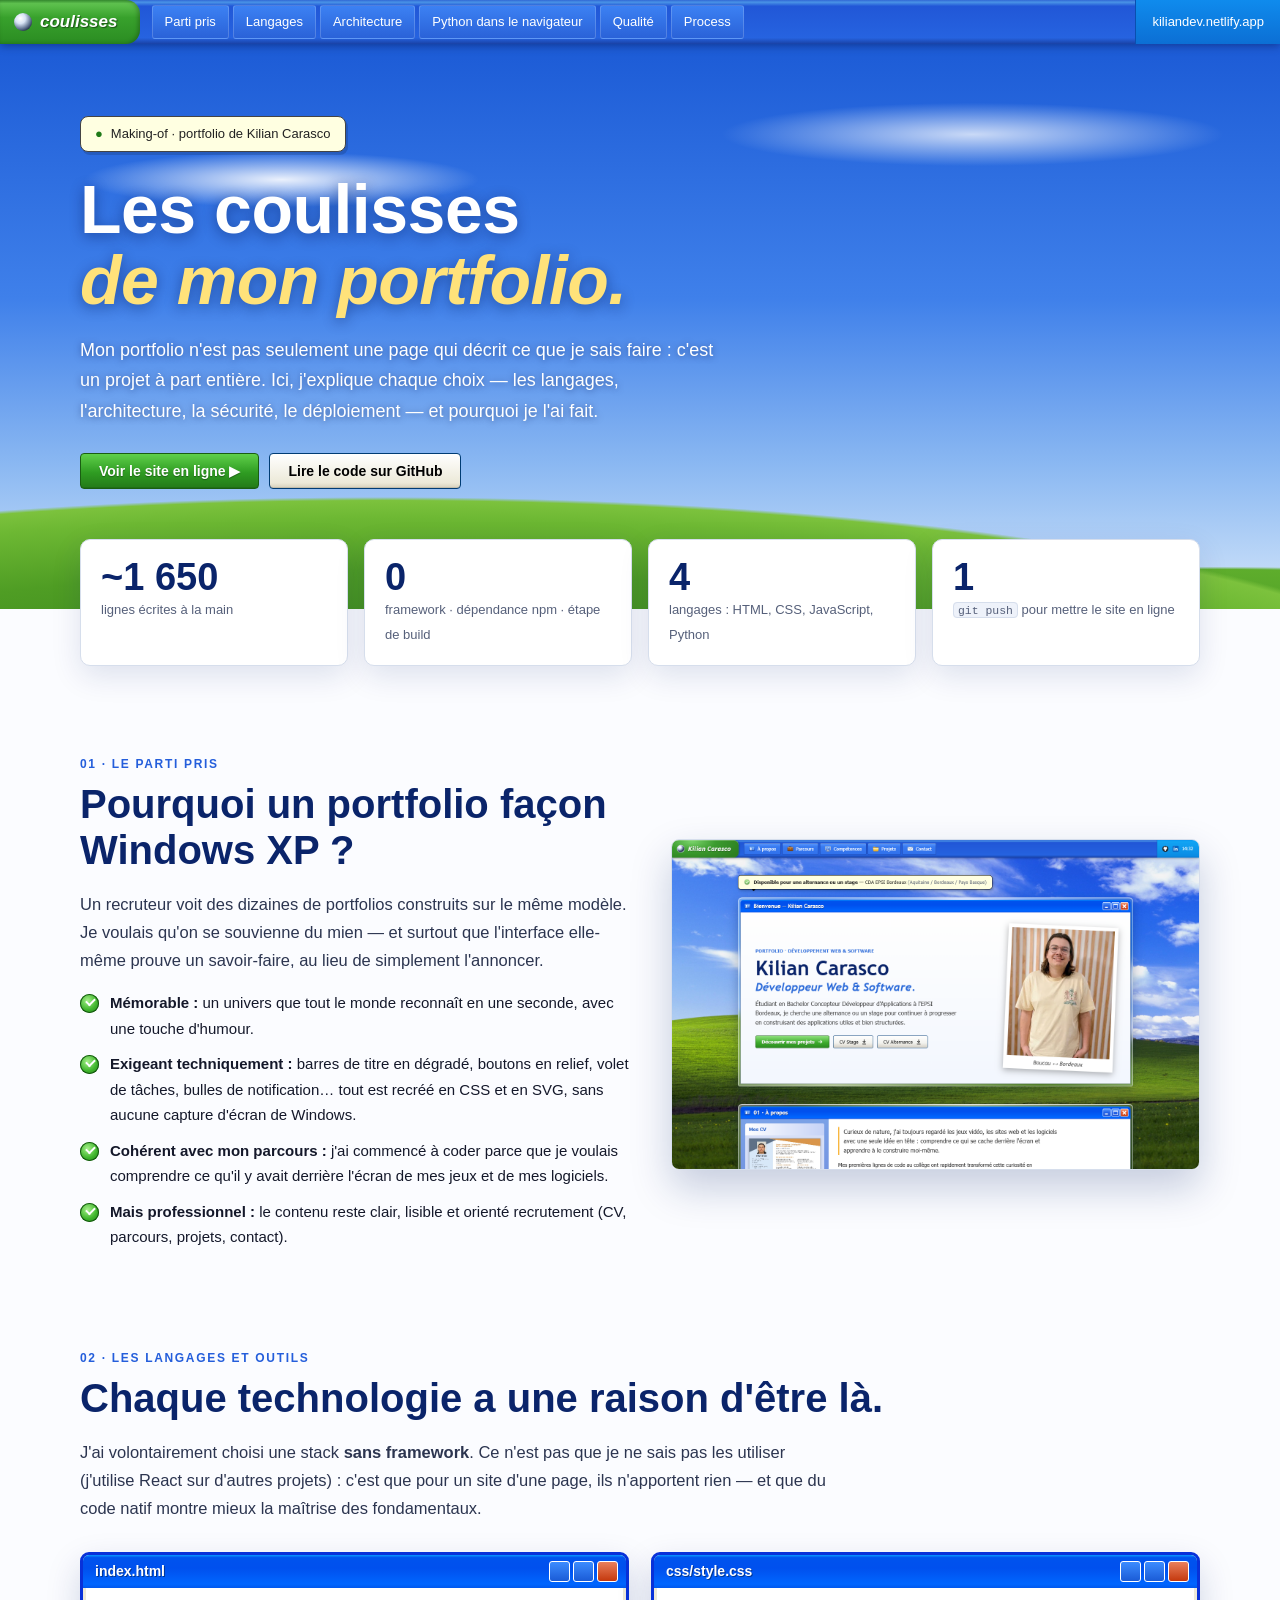
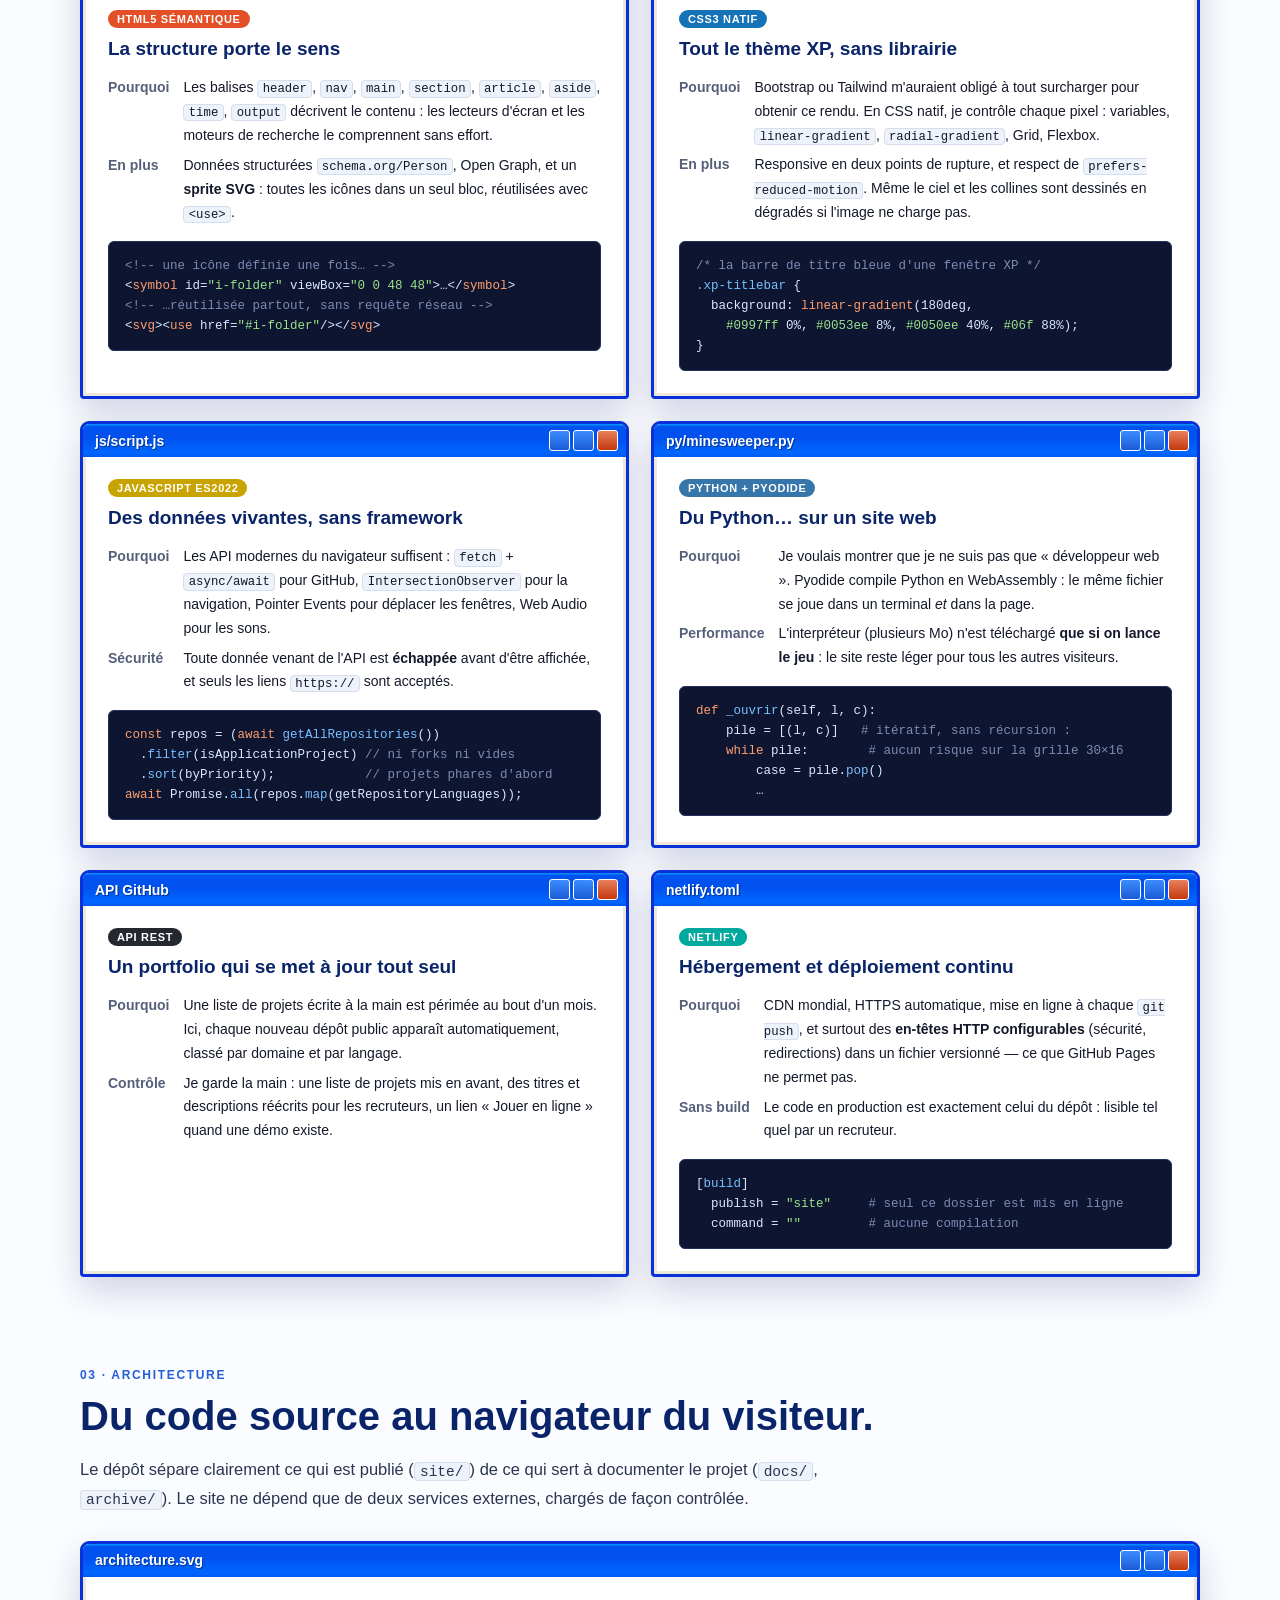
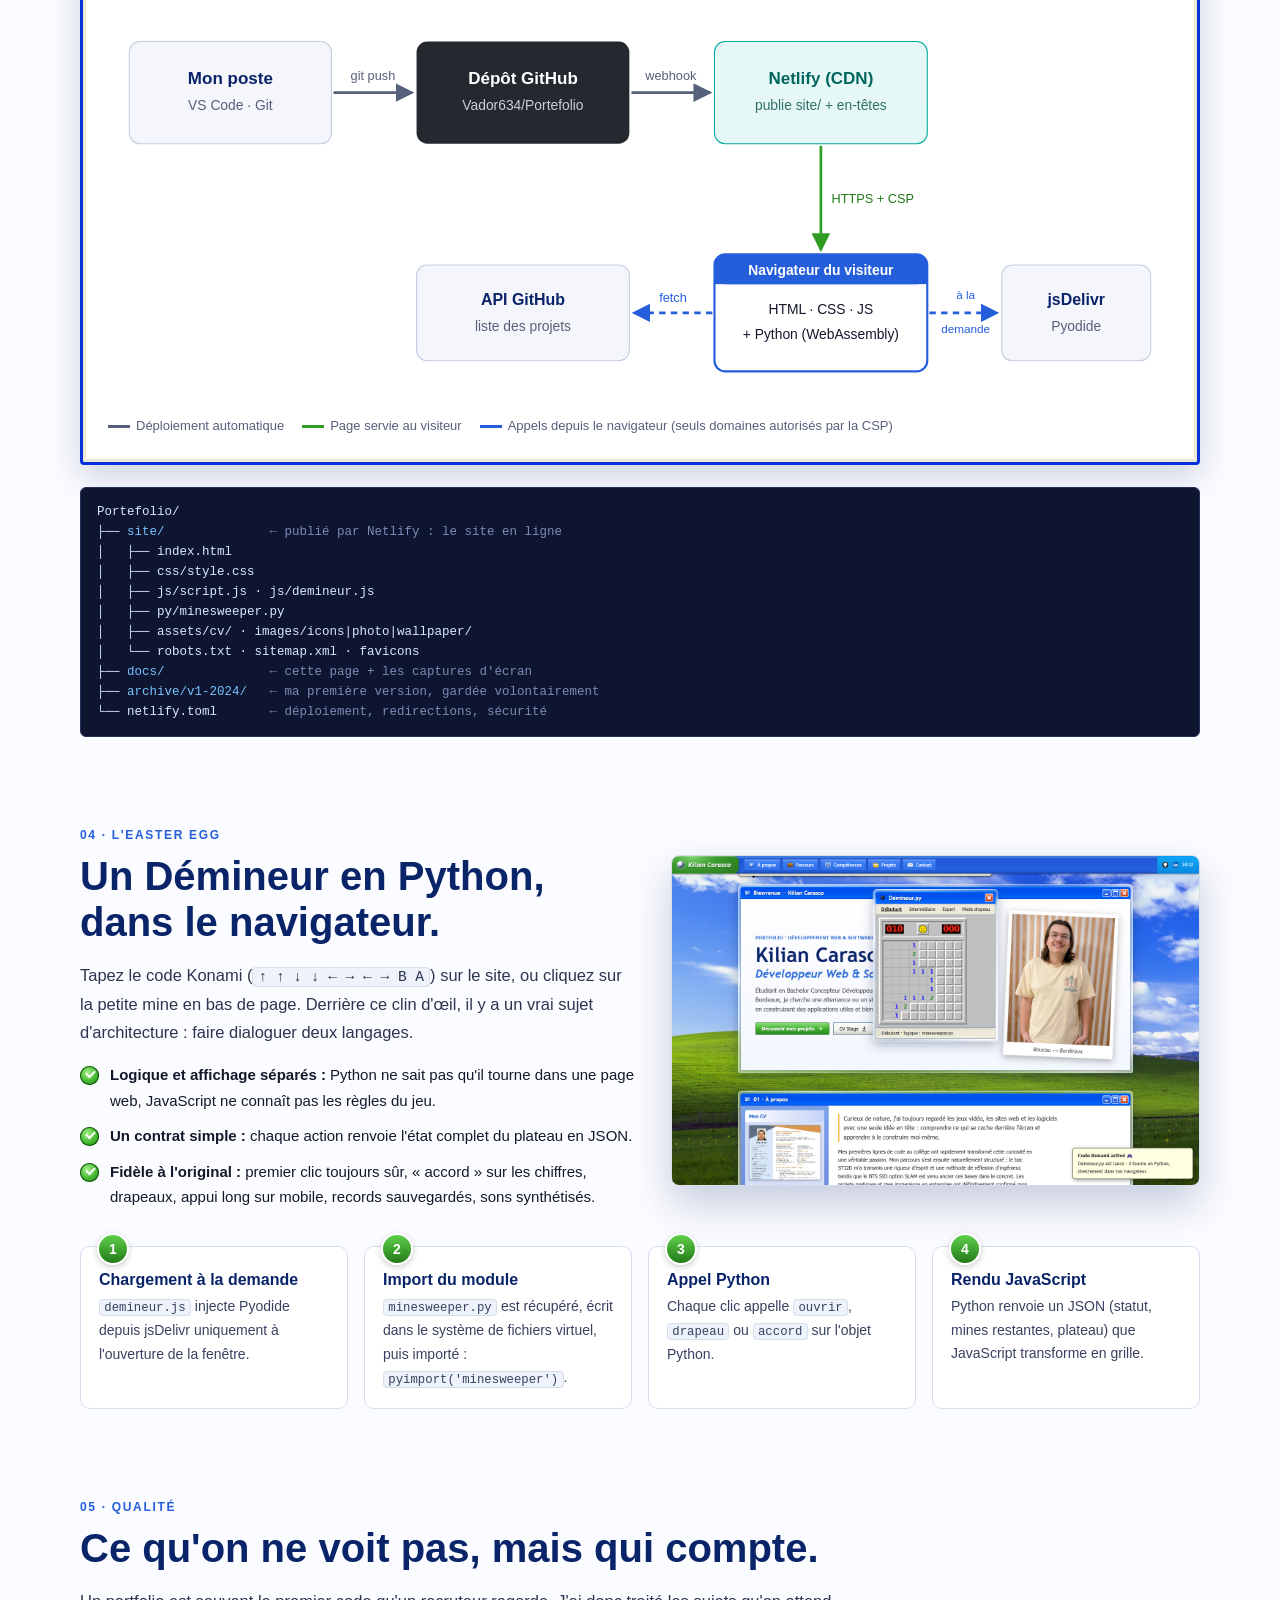
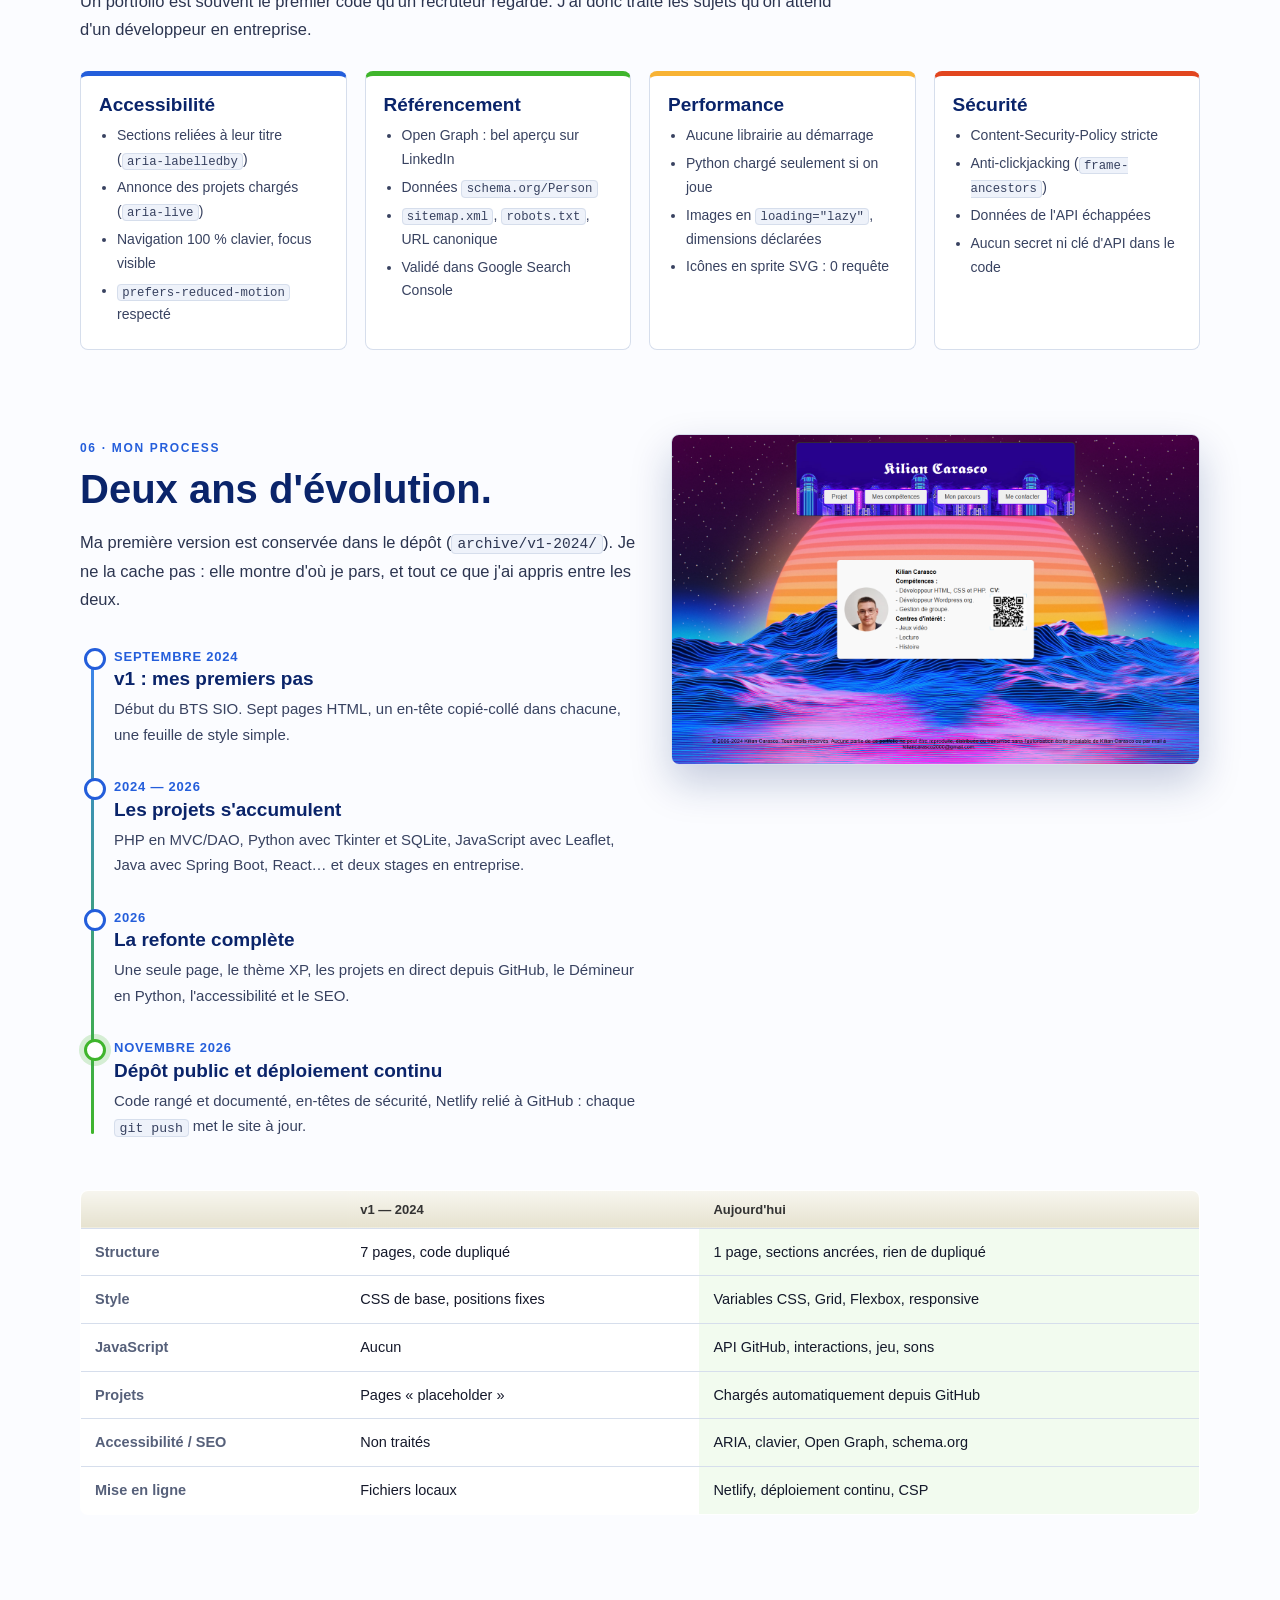
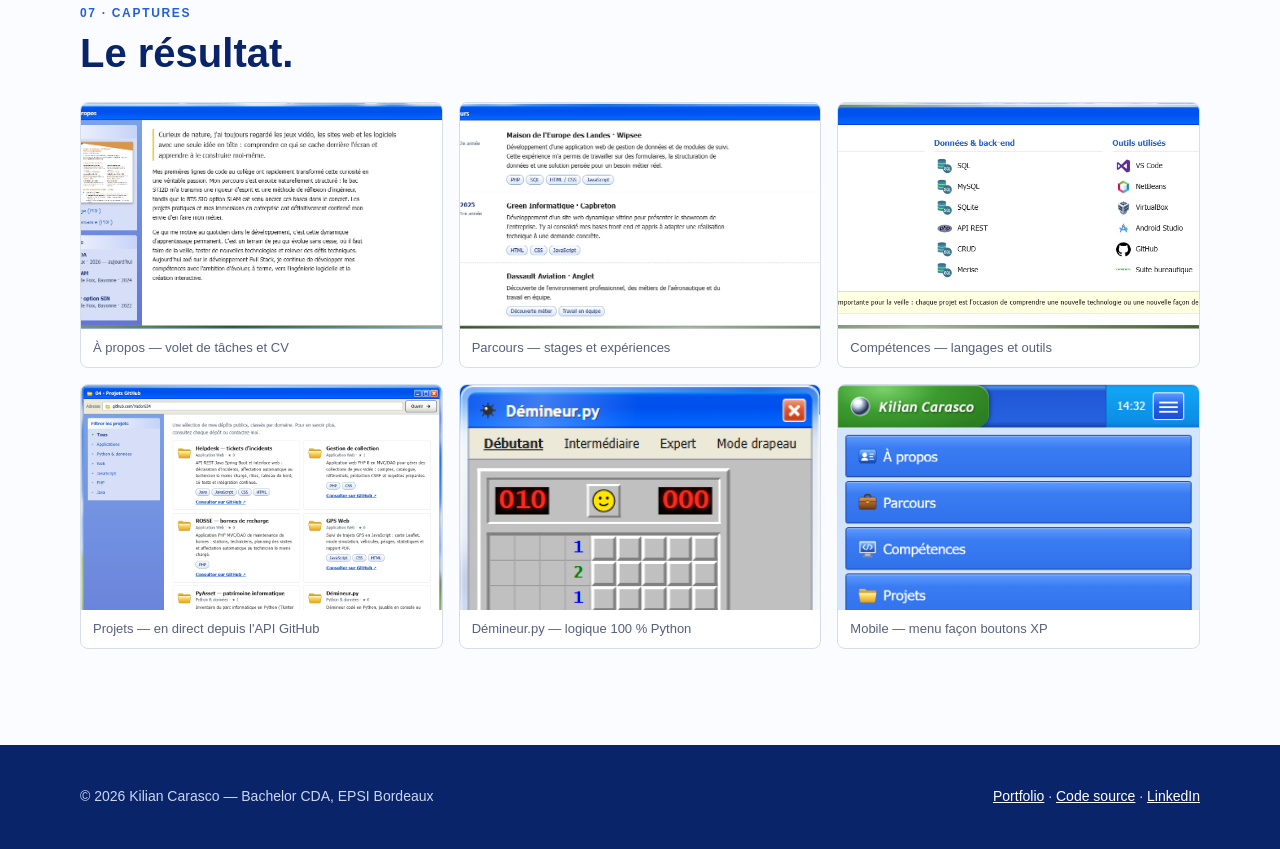
<file: docs/index.html>
<!doctype html>
<html lang="fr">
<head>
<meta charset="utf-8">
<meta name="viewport" content="width=device-width, initial-scale=1">
<title>Coulisses du portfolio — Kilian Carasco</title>
<meta name="description" content="Comment j'ai conçu mon portfolio : choix des langages, architecture, Python dans le navigateur, sécurité, accessibilité et déploiement continu.">
<meta name="author" content="Kilian Carasco">
<meta property="og:title" content="Coulisses du portfolio — Kilian Carasco">
<meta property="og:description" content="Chaque choix technique de kiliandev.netlify.app expliqué : HTML, CSS, JavaScript, Python/Pyodide, API GitHub, Netlify.">
<meta property="og:image" content="https://vador634.github.io/Portefolio/screenshots/01-accueil.png">
<meta name="theme-color" content="#0a246a">
<link rel="icon" href="favicon.svg" type="image/svg+xml">
<style>
:root{
  --navy:#0a246a; --blue:#245edb; --blue2:#3b82f0; --sky:#d4e6fa; --green:#3fb52c; --green-d:#1f7a17;
  --orange:#f8b334; --beige:#ece9d8; --ink:#14182a; --muted:#56607a; --paper:#fbfcff; --line:#d6deec;
  --ui:Tahoma,Verdana,"Segoe UI",sans-serif; --title:"Trebuchet MS",Tahoma,sans-serif; --mono:"Lucida Console",Consolas,"Courier New",monospace;
}
*{box-sizing:border-box}
html{scroll-behavior:smooth}
body{margin:0;font:15px/1.7 var(--ui);color:var(--ink);background:var(--paper);-webkit-font-smoothing:antialiased}
a{color:var(--blue)}
img{max-width:100%;height:auto;display:block}
code{font-family:var(--mono);font-size:.88em;background:#eef2fa;border:1px solid var(--line);border-radius:4px;padding:.05em .35em}
.wrap{width:min(1120px,calc(100% - 40px));margin:0 auto}

/* ---------- Barre XP ---------- */
.taskbar{position:sticky;top:0;z-index:20;display:flex;align-items:center;gap:12px;height:44px;
  background:linear-gradient(180deg,#3168d5 0%,#4993e6 5%,#2157d7 14%,#2663e0 86%,#1941a5 100%);box-shadow:0 2px 8px rgba(0,0,40,.35)}
.start{display:flex;align-items:center;gap:8px;height:100%;padding:0 22px 0 14px;color:#fff;font:italic 700 17px var(--title);text-decoration:none;
  background:linear-gradient(180deg,#3c9a35 0%,#5fc24f 8%,#38a12c 40%,#2b8c22 100%);border-radius:0 14px 14px 0;text-shadow:1px 1px 1px rgba(0,0,0,.45);box-shadow:inset -2px 0 4px rgba(0,0,0,.25)}
.start i{width:18px;height:18px;border-radius:50%;background:radial-gradient(circle at 35% 30%,#fff,#d7e3f5 30%,#5d6f8e 62%,#1d2a42 80%,#8ea6c9)}
.taskbar nav{display:flex;gap:4px;overflow-x:auto;scrollbar-width:none}
.taskbar nav a{white-space:nowrap;color:#fff;text-decoration:none;font-size:13px;padding:5px 12px;border-radius:3px;border:1px solid rgba(255,255,255,.18);
  background:linear-gradient(180deg,#3c81f3,#2a62d8)}
.taskbar nav a:hover{background:linear-gradient(180deg,#5d98f7,#3a74e6)}
.taskbar .tray{margin-left:auto;height:100%;display:flex;align-items:center;padding:0 16px;background:linear-gradient(180deg,#0f8bed,#0c6fd4);color:#fff;font-size:13px;border-left:1px solid #0a4fb0}
@media (max-width:760px){.taskbar nav{display:none}}

/* ---------- Hero ---------- */
.hero{position:relative;overflow:hidden;color:#fff;padding:72px 0 120px;
  background:radial-gradient(ellipse 140% 62% at 30% 118%,#2f7a18 0%,#4f9d24 40%,#6db833 55%,#7cc23d 60%,transparent 61%),
             radial-gradient(ellipse 110% 50% at 95% 118%,#3d8a1e 0%,#5ead2c 50%,transparent 51%),
             radial-gradient(ellipse 22% 7% at 22% 24%,rgba(255,255,255,.9),transparent 70%),
             radial-gradient(ellipse 28% 8% at 76% 16%,rgba(255,255,255,.75),transparent 70%),
             linear-gradient(180deg,#1c5bd6 0%,#3f80ea 45%,#8cb9f2 75%,#d4e6fa 100%)}
.hero .kicker{display:inline-flex;align-items:center;gap:8px;background:#ffffe1;color:#222;border:1px solid #444;border-radius:8px;padding:6px 14px;font-size:13px;box-shadow:2px 3px 0 rgba(0,0,0,.15)}
.hero .kicker b{color:var(--green-d)}
.hero h1{font:700 clamp(36px,6vw,68px)/1.05 var(--title);margin:22px 0 12px;text-shadow:0 3px 14px rgba(0,20,80,.45);letter-spacing:-.5px}
.hero h1 em{display:block;font-style:italic;color:#ffe27a}
.hero p.lead{max-width:640px;font-size:18px;text-shadow:0 1px 6px rgba(0,20,80,.5)}
.hero .cta{display:flex;flex-wrap:wrap;gap:10px;margin-top:26px}
.btn{display:inline-flex;align-items:center;gap:8px;padding:9px 18px;border-radius:4px;font:700 14px var(--ui);text-decoration:none;border:1px solid #003c74;color:#000;
  background:linear-gradient(180deg,#fff,#ece9d8 85%,#d6d0bb);box-shadow:inset 0 -1px 0 rgba(0,0,0,.1)}
.btn.go{color:#fff;border-color:#1a5e12;background:linear-gradient(180deg,#5fd04a,#2f9c22 55%,#237a19);text-shadow:0 1px 1px rgba(0,0,0,.35)}
.btn:hover{filter:brightness(1.06)}

.stats{position:relative;z-index:2;margin-top:-70px;display:grid;grid-template-columns:repeat(4,1fr);gap:16px}
.stat{background:#fff;border:1px solid var(--line);border-radius:10px;padding:18px 20px;box-shadow:0 10px 30px rgba(10,36,106,.12)}
.stat strong{display:block;font:700 38px/1 var(--title);color:var(--navy)}
.stat span{font-size:13px;color:var(--muted)}
@media (max-width:820px){.stats{grid-template-columns:repeat(2,1fr)}}

/* ---------- Sections ---------- */
section{padding:84px 0 0}
.eyebrow{font:700 12px var(--ui);letter-spacing:.14em;text-transform:uppercase;color:var(--blue)}
h2{font:700 clamp(28px,3.6vw,40px)/1.15 var(--title);color:var(--navy);margin:6px 0 14px}
h3{font:700 19px var(--title);color:var(--navy);margin:0 0 6px}
.intro{max-width:760px;color:#2c3550;font-size:16.5px}

/* XP window */
.win{background:var(--beige);border:3px solid #0831d9;border-radius:9px 9px 4px 4px;box-shadow:0 14px 34px rgba(10,36,106,.18);overflow:hidden}
.win > .tb{display:flex;align-items:center;gap:8px;padding:6px 8px 6px 12px;color:#fff;font:700 14px var(--title);text-shadow:1px 1px 0 rgba(0,0,0,.4);
  background:linear-gradient(180deg,#0997ff 0%,#0053ee 8%,#0050ee 40%,#06f 88%,#0058ee 100%)}
.win > .tb .ctl{margin-left:auto;display:flex;gap:3px}
.win > .tb .ctl i{width:21px;height:21px;border:1px solid #fff;border-radius:3px;background:linear-gradient(180deg,#3c8cff,#1a5bd6)}
.win > .tb .ctl i:last-child{background:linear-gradient(180deg,#e9805c,#c4380d)}
.win > .bd{background:#fff;margin:0 3px 3px;padding:22px}

/* Parti pris */
.split{display:grid;grid-template-columns:1.05fr 1fr;gap:36px;align-items:center}
@media (max-width:900px){.split{grid-template-columns:1fr}}
.shot{border-radius:8px;overflow:hidden;border:1px solid var(--line);box-shadow:0 18px 40px rgba(10,36,106,.22)}
.checks{list-style:none;padding:0;margin:16px 0 0}
.checks li{position:relative;padding-left:30px;margin:10px 0}
.checks li::before{content:"";position:absolute;left:0;top:4px;width:19px;height:19px;border-radius:50%;
  background:radial-gradient(circle at 40% 35%,#a6f08a,#3fb52c 55%,#1f7a17);box-shadow:inset 0 0 0 1px #145510}
.checks li::after{content:"";position:absolute;left:6px;top:8px;width:7px;height:4px;border:solid #fff;border-width:0 0 2px 2px;transform:rotate(-45deg)}

/* Stack cards */
.stack{display:grid;grid-template-columns:repeat(2,1fr);gap:22px;margin-top:30px}
@media (max-width:900px){.stack{grid-template-columns:1fr}}
.card{display:flex;flex-direction:column}
.card .bd{flex:1;display:flex;flex-direction:column;gap:10px}
.tag{display:inline-block;font:700 11px var(--ui);letter-spacing:.06em;text-transform:uppercase;padding:3px 9px;border-radius:99px;color:#fff;width:max-content}
.card dl{margin:0;display:grid;grid-template-columns:auto 1fr;gap:6px 14px;font-size:14px}
.card dt{font-weight:700;color:var(--muted)}
.card dd{margin:0}
pre{margin:6px 0 0;background:#0d1530;color:#dbe6ff;border-radius:6px;padding:14px 16px;overflow:auto;font:12.5px/1.6 var(--mono);border:1px solid #23305a}
pre .k{color:#ff9d6e} pre .s{color:#9be28b} pre .c{color:#7d8bb3} pre .f{color:#79c0ff}

/* Diagram */
.diagram{margin-top:28px}
.diagram svg{width:100%;height:auto;display:block}
.legend{display:flex;flex-wrap:wrap;gap:18px;font-size:13px;color:var(--muted);margin-top:12px}
.legend span::before{content:"";display:inline-block;width:22px;height:0;border-top:3px solid var(--c);vertical-align:middle;margin-right:6px}

/* Bridge steps */
.steps{counter-reset:s;display:grid;grid-template-columns:repeat(4,1fr);gap:16px;margin-top:26px}
@media (max-width:900px){.steps{grid-template-columns:repeat(2,1fr)}}
@media (max-width:520px){.steps{grid-template-columns:1fr}}
.step{background:#fff;border:1px solid var(--line);border-radius:10px;padding:18px;position:relative}
.step::before{counter-increment:s;content:counter(s);position:absolute;top:-14px;left:16px;width:28px;height:28px;border-radius:50%;display:grid;place-items:center;
  font:700 14px var(--title);color:#fff;background:linear-gradient(180deg,#5fd04a,#237a19);border:2px solid #fff;box-shadow:0 2px 6px rgba(0,0,0,.2)}
.step h3{font-size:16px;margin-top:6px}
.step p{margin:0;font-size:14px;color:#384260}

/* Timeline */
.timeline{position:relative;margin-top:30px;padding-left:34px}
.timeline::before{content:"";position:absolute;left:11px;top:6px;bottom:6px;width:3px;border-radius:3px;background:linear-gradient(180deg,var(--blue2),var(--green))}
.tl{position:relative;margin-bottom:26px}
.tl::before{content:"";position:absolute;left:-30px;top:5px;width:16px;height:16px;border-radius:50%;background:#fff;border:3px solid var(--blue)}
.tl.now::before{border-color:var(--green);box-shadow:0 0 0 5px rgba(63,181,44,.2)}
.tl time{font:700 13px var(--ui);color:var(--blue);text-transform:uppercase;letter-spacing:.06em}
.tl p{margin:2px 0 0;color:#384260}

/* Quality grid */
.quality{display:grid;grid-template-columns:repeat(4,1fr);gap:18px;margin-top:28px}
@media (max-width:980px){.quality{grid-template-columns:repeat(2,1fr)}}
@media (max-width:560px){.quality{grid-template-columns:1fr}}
.q{background:#fff;border:1px solid var(--line);border-top:5px solid var(--c);border-radius:8px;padding:18px}
.q ul{margin:8px 0 0;padding-left:18px;font-size:14px;color:#384260}
.q li{margin:4px 0}

/* Compare */
table{width:100%;border-collapse:collapse;font-size:14.5px;background:#fff;border:1px solid var(--line);border-radius:8px;overflow:hidden}
th,td{text-align:left;padding:11px 14px;border-bottom:1px solid var(--line);vertical-align:top}
thead th{background:linear-gradient(180deg,#f7f6ef,#e6e2cf);font:700 13px var(--ui);color:#333}
tbody th{color:var(--muted);font-weight:700;white-space:nowrap}
td.new{background:#f2fbef}
.tablewrap{overflow-x:auto;margin-top:24px}

/* Gallery */
.gallery{display:grid;grid-template-columns:repeat(3,1fr);gap:16px;margin-top:26px}
@media (max-width:900px){.gallery{grid-template-columns:repeat(2,1fr)}}
.gallery figure{margin:0;background:#fff;border:1px solid var(--line);border-radius:8px;overflow:hidden}
.gallery img{aspect-ratio:16/10;object-fit:cover;object-position:top;width:100%}
.gallery figcaption{padding:8px 12px;font-size:13px;color:var(--muted)}

footer{margin-top:96px;padding:40px 0;background:var(--navy);color:#c9d6f5;font-size:14px}
footer .wrap{display:flex;flex-wrap:wrap;gap:16px;justify-content:space-between;align-items:center}
footer a{color:#fff}
@media (prefers-reduced-motion:reduce){html{scroll-behavior:auto}}
</style>
</head>
<body>

<header class="taskbar">
  <a class="start" href="#top"><i></i>coulisses</a>
  <nav aria-label="Sommaire">
    <a href="#parti-pris">Parti pris</a>
    <a href="#langages">Langages</a>
    <a href="#architecture">Architecture</a>
    <a href="#python">Python dans le navigateur</a>
    <a href="#qualite">Qualité</a>
    <a href="#process">Process</a>
  </nav>
  <div class="tray">kiliandev.netlify.app</div>
</header>

<main id="top">
  <div class="hero">
    <div class="wrap">
      <span class="kicker"><b>●</b> Making-of · portfolio de Kilian Carasco</span>
      <h1>Les coulisses<em>de mon portfolio.</em></h1>
      <p class="lead">Mon portfolio n'est pas seulement une page qui décrit ce que je sais faire : c'est un projet à part entière. Ici, j'explique chaque choix — les langages, l'architecture, la sécurité, le déploiement — et pourquoi je l'ai fait.</p>
      <div class="cta">
        <a class="btn go" href="https://kiliandev.netlify.app/">Voir le site en ligne ▶</a>
        <a class="btn" href="https://github.com/Vador634/Portefolio">Lire le code sur GitHub</a>
      </div>
    </div>
  </div>

  <div class="wrap stats" aria-label="Le projet en chiffres">
    <div class="stat"><strong>~1 650</strong><span>lignes écrites à la main</span></div>
    <div class="stat"><strong>0</strong><span>framework · dépendance npm · étape de build</span></div>
    <div class="stat"><strong>4</strong><span>langages : HTML, CSS, JavaScript, Python</span></div>
    <div class="stat"><strong>1</strong><span><code>git push</code> pour mettre le site en ligne</span></div>
  </div>

  <!-- ================= PARTI PRIS ================= -->
  <section id="parti-pris">
    <div class="wrap split">
      <div>
        <span class="eyebrow">01 · Le parti pris</span>
        <h2>Pourquoi un portfolio façon Windows&nbsp;XP&nbsp;?</h2>
        <p class="intro">Un recruteur voit des dizaines de portfolios construits sur le même modèle. Je voulais qu'on se souvienne du mien — et surtout que l'interface elle-même prouve un savoir-faire, au lieu de simplement l'annoncer.</p>
        <ul class="checks">
          <li><strong>Mémorable :</strong> un univers que tout le monde reconnaît en une seconde, avec une touche d'humour.</li>
          <li><strong>Exigeant techniquement :</strong> barres de titre en dégradé, boutons en relief, volet de tâches, bulles de notification… tout est recréé en CSS et en SVG, sans aucune capture d'écran de Windows.</li>
          <li><strong>Cohérent avec mon parcours :</strong> j'ai commencé à coder parce que je voulais comprendre ce qu'il y avait derrière l'écran de mes jeux et de mes logiciels.</li>
          <li><strong>Mais professionnel :</strong> le contenu reste clair, lisible et orienté recrutement (CV, parcours, projets, contact).</li>
        </ul>
      </div>
      <div class="shot"><img src="screenshots/01-accueil.png" alt="Page d'accueil du portfolio au thème Windows XP" width="1440" height="900"></div>
    </div>
  </section>

  <!-- ================= LANGAGES ================= -->
  <section id="langages">
    <div class="wrap">
      <span class="eyebrow">02 · Les langages et outils</span>
      <h2>Chaque technologie a une raison d'être là.</h2>
      <p class="intro">J'ai volontairement choisi une stack <strong>sans framework</strong>. Ce n'est pas que je ne sais pas les utiliser (j'utilise React sur d'autres projets) : c'est que pour un site d'une page, ils n'apportent rien — et que du code natif montre mieux la maîtrise des fondamentaux.</p>

      <div class="stack">
        <article class="win card">
          <div class="tb">index.html<span class="ctl"><i></i><i></i><i></i></span></div>
          <div class="bd">
            <span class="tag" style="background:#e34f26">HTML5 sémantique</span>
            <h3>La structure porte le sens</h3>
            <dl>
              <dt>Pourquoi</dt><dd>Les balises <code>header</code>, <code>nav</code>, <code>main</code>, <code>section</code>, <code>article</code>, <code>aside</code>, <code>time</code>, <code>output</code> décrivent le contenu : les lecteurs d'écran et les moteurs de recherche le comprennent sans effort.</dd>
              <dt>En plus</dt><dd>Données structurées <code>schema.org/Person</code>, Open Graph, et un <strong>sprite SVG</strong> : toutes les icônes dans un seul bloc, réutilisées avec <code>&lt;use&gt;</code>.</dd>
            </dl>
<pre><span class="c">&lt;!-- une icône définie une fois… --&gt;</span>
&lt;<span class="k">symbol</span> id=<span class="s">"i-folder"</span> viewBox=<span class="s">"0 0 48 48"</span>&gt;…&lt;/<span class="k">symbol</span>&gt;
<span class="c">&lt;!-- …réutilisée partout, sans requête réseau --&gt;</span>
&lt;<span class="k">svg</span>&gt;&lt;<span class="k">use</span> href=<span class="s">"#i-folder"</span>/&gt;&lt;/<span class="k">svg</span>&gt;</pre>
          </div>
        </article>

        <article class="win card">
          <div class="tb">css/style.css<span class="ctl"><i></i><i></i><i></i></span></div>
          <div class="bd">
            <span class="tag" style="background:#1572b6">CSS3 natif</span>
            <h3>Tout le thème XP, sans librairie</h3>
            <dl>
              <dt>Pourquoi</dt><dd>Bootstrap ou Tailwind m'auraient obligé à tout surcharger pour obtenir ce rendu. En CSS natif, je contrôle chaque pixel : variables, <code>linear-gradient</code>, <code>radial-gradient</code>, Grid, Flexbox.</dd>
              <dt>En plus</dt><dd>Responsive en deux points de rupture, et respect de <code>prefers-reduced-motion</code>. Même le ciel et les collines sont dessinés en dégradés si l'image ne charge pas.</dd>
            </dl>
<pre><span class="c">/* la barre de titre bleue d'une fenêtre XP */</span>
<span class="f">.xp-titlebar</span> {
  background: <span class="k">linear-gradient</span>(180deg,
    <span class="s">#0997ff</span> 0%, <span class="s">#0053ee</span> 8%, <span class="s">#0050ee</span> 40%, <span class="s">#06f</span> 88%);
}</pre>
          </div>
        </article>

        <article class="win card">
          <div class="tb">js/script.js<span class="ctl"><i></i><i></i><i></i></span></div>
          <div class="bd">
            <span class="tag" style="background:#c9a400">JavaScript ES2022</span>
            <h3>Des données vivantes, sans framework</h3>
            <dl>
              <dt>Pourquoi</dt><dd>Les API modernes du navigateur suffisent : <code>fetch</code> + <code>async/await</code> pour GitHub, <code>IntersectionObserver</code> pour la navigation, Pointer Events pour déplacer les fenêtres, Web Audio pour les sons.</dd>
              <dt>Sécurité</dt><dd>Toute donnée venant de l'API est <strong>échappée</strong> avant d'être affichée, et seuls les liens <code>https://</code> sont acceptés.</dd>
            </dl>
<pre><span class="k">const</span> repos = (<span class="k">await</span> <span class="f">getAllRepositories</span>())
  .<span class="f">filter</span>(isApplicationProject) <span class="c">// ni forks ni vides</span>
  .<span class="f">sort</span>(byPriority);            <span class="c">// projets phares d'abord</span>
<span class="k">await</span> Promise.<span class="f">all</span>(repos.<span class="f">map</span>(getRepositoryLanguages));</pre>
          </div>
        </article>

        <article class="win card">
          <div class="tb">py/minesweeper.py<span class="ctl"><i></i><i></i><i></i></span></div>
          <div class="bd">
            <span class="tag" style="background:#3776ab">Python + Pyodide</span>
            <h3>Du Python… sur un site web</h3>
            <dl>
              <dt>Pourquoi</dt><dd>Je voulais montrer que je ne suis pas que « développeur web ». Pyodide compile Python en WebAssembly : le même fichier se joue dans un terminal <em>et</em> dans la page.</dd>
              <dt>Performance</dt><dd>L'interpréteur (plusieurs Mo) n'est téléchargé <strong>que si on lance le jeu</strong> : le site reste léger pour tous les autres visiteurs.</dd>
            </dl>
<pre><span class="k">def</span> <span class="f">_ouvrir</span>(self, l, c):
    pile = [(l, c)]   <span class="c"># itératif, sans récursion :</span>
    <span class="k">while</span> pile:        <span class="c"># aucun risque sur la grille 30×16</span>
        case = pile.<span class="f">pop</span>()
        …</pre>
          </div>
        </article>

        <article class="win card">
          <div class="tb">API GitHub<span class="ctl"><i></i><i></i><i></i></span></div>
          <div class="bd">
            <span class="tag" style="background:#24292f">API REST</span>
            <h3>Un portfolio qui se met à jour tout seul</h3>
            <dl>
              <dt>Pourquoi</dt><dd>Une liste de projets écrite à la main est périmée au bout d'un mois. Ici, chaque nouveau dépôt public apparaît automatiquement, classé par domaine et par langage.</dd>
              <dt>Contrôle</dt><dd>Je garde la main : une liste de projets mis en avant, des titres et descriptions réécrits pour les recruteurs, un lien « Jouer en ligne » quand une démo existe.</dd>
            </dl>
          </div>
        </article>

        <article class="win card">
          <div class="tb">netlify.toml<span class="ctl"><i></i><i></i><i></i></span></div>
          <div class="bd">
            <span class="tag" style="background:#00a99d">Netlify</span>
            <h3>Hébergement et déploiement continu</h3>
            <dl>
              <dt>Pourquoi</dt><dd>CDN mondial, HTTPS automatique, mise en ligne à chaque <code>git push</code>, et surtout des <strong>en-têtes HTTP configurables</strong> (sécurité, redirections) dans un fichier versionné — ce que GitHub Pages ne permet pas.</dd>
              <dt>Sans build</dt><dd>Le code en production est exactement celui du dépôt : lisible tel quel par un recruteur.</dd>
            </dl>
<pre>[<span class="f">build</span>]
  publish = <span class="s">"site"</span>     <span class="c"># seul ce dossier est mis en ligne</span>
  command = <span class="s">""</span>         <span class="c"># aucune compilation</span></pre>
          </div>
        </article>
      </div>
    </div>
  </section>

  <!-- ================= ARCHITECTURE ================= -->
  <section id="architecture">
    <div class="wrap">
      <span class="eyebrow">03 · Architecture</span>
      <h2>Du code source au navigateur du visiteur.</h2>
      <p class="intro">Le dépôt sépare clairement ce qui est publié (<code>site/</code>) de ce qui sert à documenter le projet (<code>docs/</code>, <code>archive/</code>). Le site ne dépend que de deux services externes, chargés de façon contrôlée.</p>

      <div class="win diagram">
        <div class="tb">architecture.svg<span class="ctl"><i></i><i></i><i></i></span></div>
        <div class="bd">
          <svg viewBox="0 0 1000 380" role="img" aria-labelledby="arch-t">
            <title id="arch-t">Le dépôt GitHub déclenche Netlify qui sert le site ; le navigateur appelle ensuite l'API GitHub pour les projets et jsDelivr pour Python.</title>
            <defs>
              <marker id="ar" viewBox="0 0 10 10" refX="9" refY="5" markerWidth="7" markerHeight="7" orient="auto-start-reverse"><path d="M0 0L10 5L0 10z" fill="#56607a"/></marker>
              <marker id="arB" viewBox="0 0 10 10" refX="9" refY="5" markerWidth="7" markerHeight="7" orient="auto-start-reverse"><path d="M0 0L10 5L0 10z" fill="#245edb"/></marker>
              <marker id="arG" viewBox="0 0 10 10" refX="9" refY="5" markerWidth="7" markerHeight="7" orient="auto-start-reverse"><path d="M0 0L10 5L0 10z" fill="#2f9c22"/></marker>
            </defs>
            <g font-family="Tahoma,Verdana,sans-serif">
              <!-- dev -->
              <rect x="20" y="40" width="190" height="96" rx="10" fill="#f4f6fb" stroke="#c3cde0"/>
              <text x="115" y="80" text-anchor="middle" font-size="16" font-weight="700" fill="#0a246a">Mon poste</text>
              <text x="115" y="104" text-anchor="middle" font-size="13" fill="#56607a">VS Code · Git</text>
              <!-- github -->
              <rect x="290" y="40" width="200" height="96" rx="10" fill="#24292f"/>
              <text x="390" y="80" text-anchor="middle" font-size="16" font-weight="700" fill="#fff">Dépôt GitHub</text>
              <text x="390" y="104" text-anchor="middle" font-size="13" fill="#c9d1d9">Vador634/Portefolio</text>
              <!-- netlify -->
              <rect x="570" y="40" width="200" height="96" rx="10" fill="#e6f8f6" stroke="#00a99d"/>
              <text x="670" y="80" text-anchor="middle" font-size="16" font-weight="700" fill="#00665e">Netlify (CDN)</text>
              <text x="670" y="104" text-anchor="middle" font-size="13" fill="#2f6f69">publie site/ + en-têtes</text>
              <!-- browser -->
              <rect x="570" y="240" width="200" height="110" rx="10" fill="#fff" stroke="#245edb" stroke-width="2"/>
              <rect x="570" y="240" width="200" height="28" rx="10" fill="#245edb"/>
              <rect x="570" y="256" width="200" height="12" fill="#245edb"/>
              <text x="670" y="259" text-anchor="middle" font-size="13" font-weight="700" fill="#fff">Navigateur du visiteur</text>
              <text x="670" y="296" text-anchor="middle" font-size="13" fill="#14182a">HTML · CSS · JS</text>
              <text x="670" y="320" text-anchor="middle" font-size="13" fill="#14182a">+ Python (WebAssembly)</text>
              <!-- gh api -->
              <rect x="290" y="250" width="200" height="90" rx="10" fill="#f4f6fb" stroke="#c3cde0"/>
              <text x="390" y="288" text-anchor="middle" font-size="15" font-weight="700" fill="#0a246a">API GitHub</text>
              <text x="390" y="312" text-anchor="middle" font-size="13" fill="#56607a">liste des projets</text>
              <!-- jsdelivr -->
              <rect x="840" y="250" width="140" height="90" rx="10" fill="#f4f6fb" stroke="#c3cde0"/>
              <text x="910" y="288" text-anchor="middle" font-size="15" font-weight="700" fill="#0a246a">jsDelivr</text>
              <text x="910" y="312" text-anchor="middle" font-size="13" fill="#56607a">Pyodide</text>

              <path d="M212 88H286" stroke="#56607a" stroke-width="2.5" fill="none" marker-end="url(#ar)"/>
              <text x="249" y="76" text-anchor="middle" font-size="12" fill="#56607a">git push</text>
              <path d="M492 88H566" stroke="#56607a" stroke-width="2.5" fill="none" marker-end="url(#ar)"/>
              <text x="529" y="76" text-anchor="middle" font-size="12" fill="#56607a">webhook</text>
              <path d="M670 138V236" stroke="#2f9c22" stroke-width="2.5" fill="none" marker-end="url(#arG)"/>
              <text x="680" y="192" font-size="12" fill="#1f7a17">HTTPS + CSP</text>
              <path d="M568 295H494" stroke="#245edb" stroke-width="2.5" stroke-dasharray="6 5" fill="none" marker-end="url(#arB)"/>
              <text x="531" y="285" text-anchor="middle" font-size="12" fill="#245edb">fetch</text>
              <path d="M772 295H836" stroke="#245edb" stroke-width="2.5" stroke-dasharray="6 5" fill="none" marker-end="url(#arB)"/>
              <text x="806" y="282" text-anchor="middle" font-size="11" fill="#245edb">à la</text><text x="806" y="314" text-anchor="middle" font-size="11" fill="#245edb">demande</text>
            </g>
          </svg>
          <div class="legend">
            <span style="--c:#56607a">Déploiement automatique</span>
            <span style="--c:#2f9c22">Page servie au visiteur</span>
            <span style="--c:#245edb">Appels depuis le navigateur (seuls domaines autorisés par la CSP)</span>
          </div>
        </div>
      </div>

<pre style="margin-top:22px">Portefolio/
├── <span class="f">site/</span>              <span class="c">← publié par Netlify : le site en ligne</span>
│   ├── index.html
│   ├── css/style.css
│   ├── js/script.js · js/demineur.js
│   ├── py/minesweeper.py
│   ├── assets/cv/ · images/icons|photo|wallpaper/
│   └── robots.txt · sitemap.xml · favicons
├── <span class="f">docs/</span>              <span class="c">← cette page + les captures d'écran</span>
├── <span class="f">archive/v1-2024/</span>   <span class="c">← ma première version, gardée volontairement</span>
└── netlify.toml       <span class="c">← déploiement, redirections, sécurité</span></pre>
    </div>
  </section>

  <!-- ================= PYTHON ================= -->
  <section id="python">
    <div class="wrap split">
      <div>
        <span class="eyebrow">04 · L'easter egg</span>
        <h2>Un Démineur en Python, dans le navigateur.</h2>
        <p class="intro">Tapez le code Konami (<code>↑ ↑ ↓ ↓ ← → ← → B A</code>) sur le site, ou cliquez sur la petite mine en bas de page. Derrière ce clin d'œil, il y a un vrai sujet d'architecture : faire dialoguer deux langages.</p>
        <ul class="checks">
          <li><strong>Logique et affichage séparés :</strong> Python ne sait pas qu'il tourne dans une page web, JavaScript ne connaît pas les règles du jeu.</li>
          <li><strong>Un contrat simple :</strong> chaque action renvoie l'état complet du plateau en JSON.</li>
          <li><strong>Fidèle à l'original :</strong> premier clic toujours sûr, « accord » sur les chiffres, drapeaux, appui long sur mobile, records sauvegardés, sons synthétisés.</li>
        </ul>
      </div>
      <div class="shot"><img src="screenshots/07-demineur-konami.png" alt="Le Démineur lancé par le code Konami" width="1440" height="900"></div>
    </div>
    <div class="wrap">
      <div class="steps">
        <div class="step"><h3>Chargement à la demande</h3><p><code>demineur.js</code> injecte Pyodide depuis jsDelivr uniquement à l'ouverture de la fenêtre.</p></div>
        <div class="step"><h3>Import du module</h3><p><code>minesweeper.py</code> est récupéré, écrit dans le système de fichiers virtuel, puis importé : <code>pyimport('minesweeper')</code>.</p></div>
        <div class="step"><h3>Appel Python</h3><p>Chaque clic appelle <code>ouvrir</code>, <code>drapeau</code> ou <code>accord</code> sur l'objet Python.</p></div>
        <div class="step"><h3>Rendu JavaScript</h3><p>Python renvoie un JSON (statut, mines restantes, plateau) que JavaScript transforme en grille.</p></div>
      </div>
    </div>
  </section>

  <!-- ================= QUALITE ================= -->
  <section id="qualite">
    <div class="wrap">
      <span class="eyebrow">05 · Qualité</span>
      <h2>Ce qu'on ne voit pas, mais qui compte.</h2>
      <p class="intro">Un portfolio est souvent le premier code qu'un recruteur regarde. J'ai donc traité les sujets qu'on attend d'un développeur en entreprise.</p>
      <div class="quality">
        <div class="q" style="--c:#245edb"><h3>Accessibilité</h3><ul>
          <li>Sections reliées à leur titre (<code>aria-labelledby</code>)</li>
          <li>Annonce des projets chargés (<code>aria-live</code>)</li>
          <li>Navigation 100 % clavier, focus visible</li>
          <li><code>prefers-reduced-motion</code> respecté</li></ul></div>
        <div class="q" style="--c:#3fb52c"><h3>Référencement</h3><ul>
          <li>Open Graph : bel aperçu sur LinkedIn</li>
          <li>Données <code>schema.org/Person</code></li>
          <li><code>sitemap.xml</code>, <code>robots.txt</code>, URL canonique</li>
          <li>Validé dans Google Search Console</li></ul></div>
        <div class="q" style="--c:#f8b334"><h3>Performance</h3><ul>
          <li>Aucune librairie au démarrage</li>
          <li>Python chargé seulement si on joue</li>
          <li>Images en <code>loading="lazy"</code>, dimensions déclarées</li>
          <li>Icônes en sprite SVG : 0 requête</li></ul></div>
        <div class="q" style="--c:#e2461f"><h3>Sécurité</h3><ul>
          <li>Content-Security-Policy stricte</li>
          <li>Anti-clickjacking (<code>frame-ancestors</code>)</li>
          <li>Données de l'API échappées</li>
          <li>Aucun secret ni clé d'API dans le code</li></ul></div>
      </div>
    </div>
  </section>

  <!-- ================= PROCESS ================= -->
  <section id="process">
    <div class="wrap split" style="align-items:start">
      <div>
        <span class="eyebrow">06 · Mon process</span>
        <h2>Deux ans d'évolution.</h2>
        <p class="intro">Ma première version est conservée dans le dépôt (<code>archive/v1-2024/</code>). Je ne la cache pas : elle montre d'où je pars, et tout ce que j'ai appris entre les deux.</p>
        <div class="timeline">
          <div class="tl"><time>Septembre 2024</time><h3>v1 : mes premiers pas</h3><p>Début du BTS SIO. Sept pages HTML, un en-tête copié-collé dans chacune, une feuille de style simple.</p></div>
          <div class="tl"><time>2024 — 2026</time><h3>Les projets s'accumulent</h3><p>PHP en MVC/DAO, Python avec Tkinter et SQLite, JavaScript avec Leaflet, Java avec Spring Boot, React… et deux stages en entreprise.</p></div>
          <div class="tl"><time>2026</time><h3>La refonte complète</h3><p>Une seule page, le thème XP, les projets en direct depuis GitHub, le Démineur en Python, l'accessibilité et le SEO.</p></div>
          <div class="tl now"><time>Novembre 2026</time><h3>Dépôt public et déploiement continu</h3><p>Code rangé et documenté, en-têtes de sécurité, Netlify relié à GitHub : chaque <code>git push</code> met le site à jour.</p></div>
        </div>
      </div>
      <div class="shot"><img src="screenshots/00-v1-2024.png" alt="La première version du portfolio en 2024" width="1440" height="900"></div>
    </div>
    <div class="wrap tablewrap">
      <table>
        <thead><tr><th></th><th>v1 — 2024</th><th>Aujourd'hui</th></tr></thead>
        <tbody>
          <tr><th>Structure</th><td>7 pages, code dupliqué</td><td class="new">1 page, sections ancrées, rien de dupliqué</td></tr>
          <tr><th>Style</th><td>CSS de base, positions fixes</td><td class="new">Variables CSS, Grid, Flexbox, responsive</td></tr>
          <tr><th>JavaScript</th><td>Aucun</td><td class="new">API GitHub, interactions, jeu, sons</td></tr>
          <tr><th>Projets</th><td>Pages « placeholder »</td><td class="new">Chargés automatiquement depuis GitHub</td></tr>
          <tr><th>Accessibilité / SEO</th><td>Non traités</td><td class="new">ARIA, clavier, Open Graph, schema.org</td></tr>
          <tr><th>Mise en ligne</th><td>Fichiers locaux</td><td class="new">Netlify, déploiement continu, CSP</td></tr>
        </tbody>
      </table>
    </div>
  </section>

  <!-- ================= GALERIE ================= -->
  <section id="galerie">
    <div class="wrap">
      <span class="eyebrow">07 · Captures</span>
      <h2>Le résultat.</h2>
      <div class="gallery">
        <figure><img src="screenshots/02-a-propos.png" alt="Section À propos" loading="lazy"><figcaption>À propos — volet de tâches et CV</figcaption></figure>
        <figure><img src="screenshots/03-parcours.png" alt="Section Parcours" loading="lazy"><figcaption>Parcours — stages et expériences</figcaption></figure>
        <figure><img src="screenshots/04-competences.png" alt="Section Compétences" loading="lazy"><figcaption>Compétences — langages et outils</figcaption></figure>
        <figure><img src="screenshots/05-projets.png" alt="Section Projets" loading="lazy"><figcaption>Projets — en direct depuis l'API GitHub</figcaption></figure>
        <figure><img src="screenshots/08-demineur-fenetre.png" alt="Fenêtre du Démineur" loading="lazy"><figcaption>Démineur.py — logique 100 % Python</figcaption></figure>
        <figure><img src="screenshots/10-mobile-menu.png" alt="Version mobile" loading="lazy"><figcaption>Mobile — menu façon boutons XP</figcaption></figure>
      </div>
    </div>
  </section>
</main>

<footer>
  <div class="wrap">
    <span>© 2026 Kilian Carasco — Bachelor CDA, EPSI Bordeaux</span>
    <span><a href="https://kiliandev.netlify.app/">Portfolio</a> · <a href="https://github.com/Vador634/Portefolio">Code source</a> · <a href="https://www.linkedin.com/in/kilian-carasco-029915399/">LinkedIn</a></span>
  </div>
</footer>
</body>
</html>
</file>
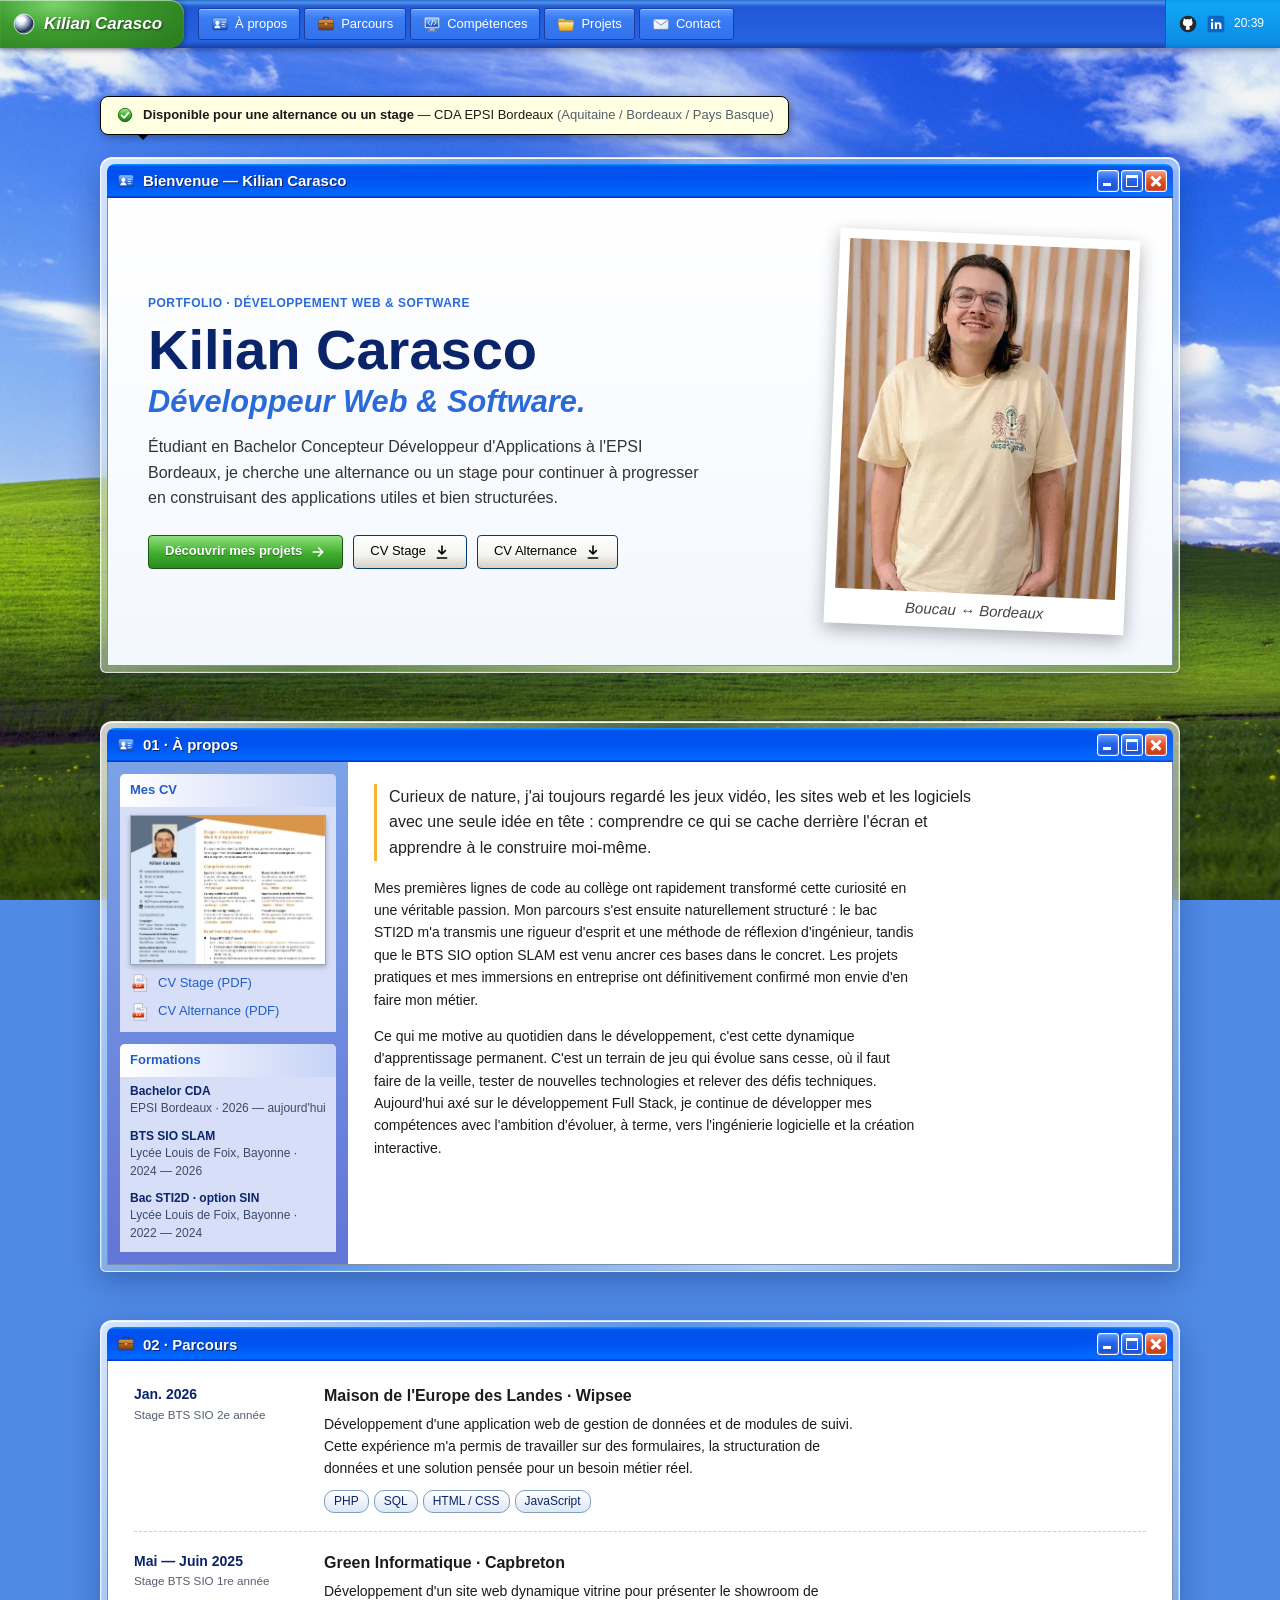
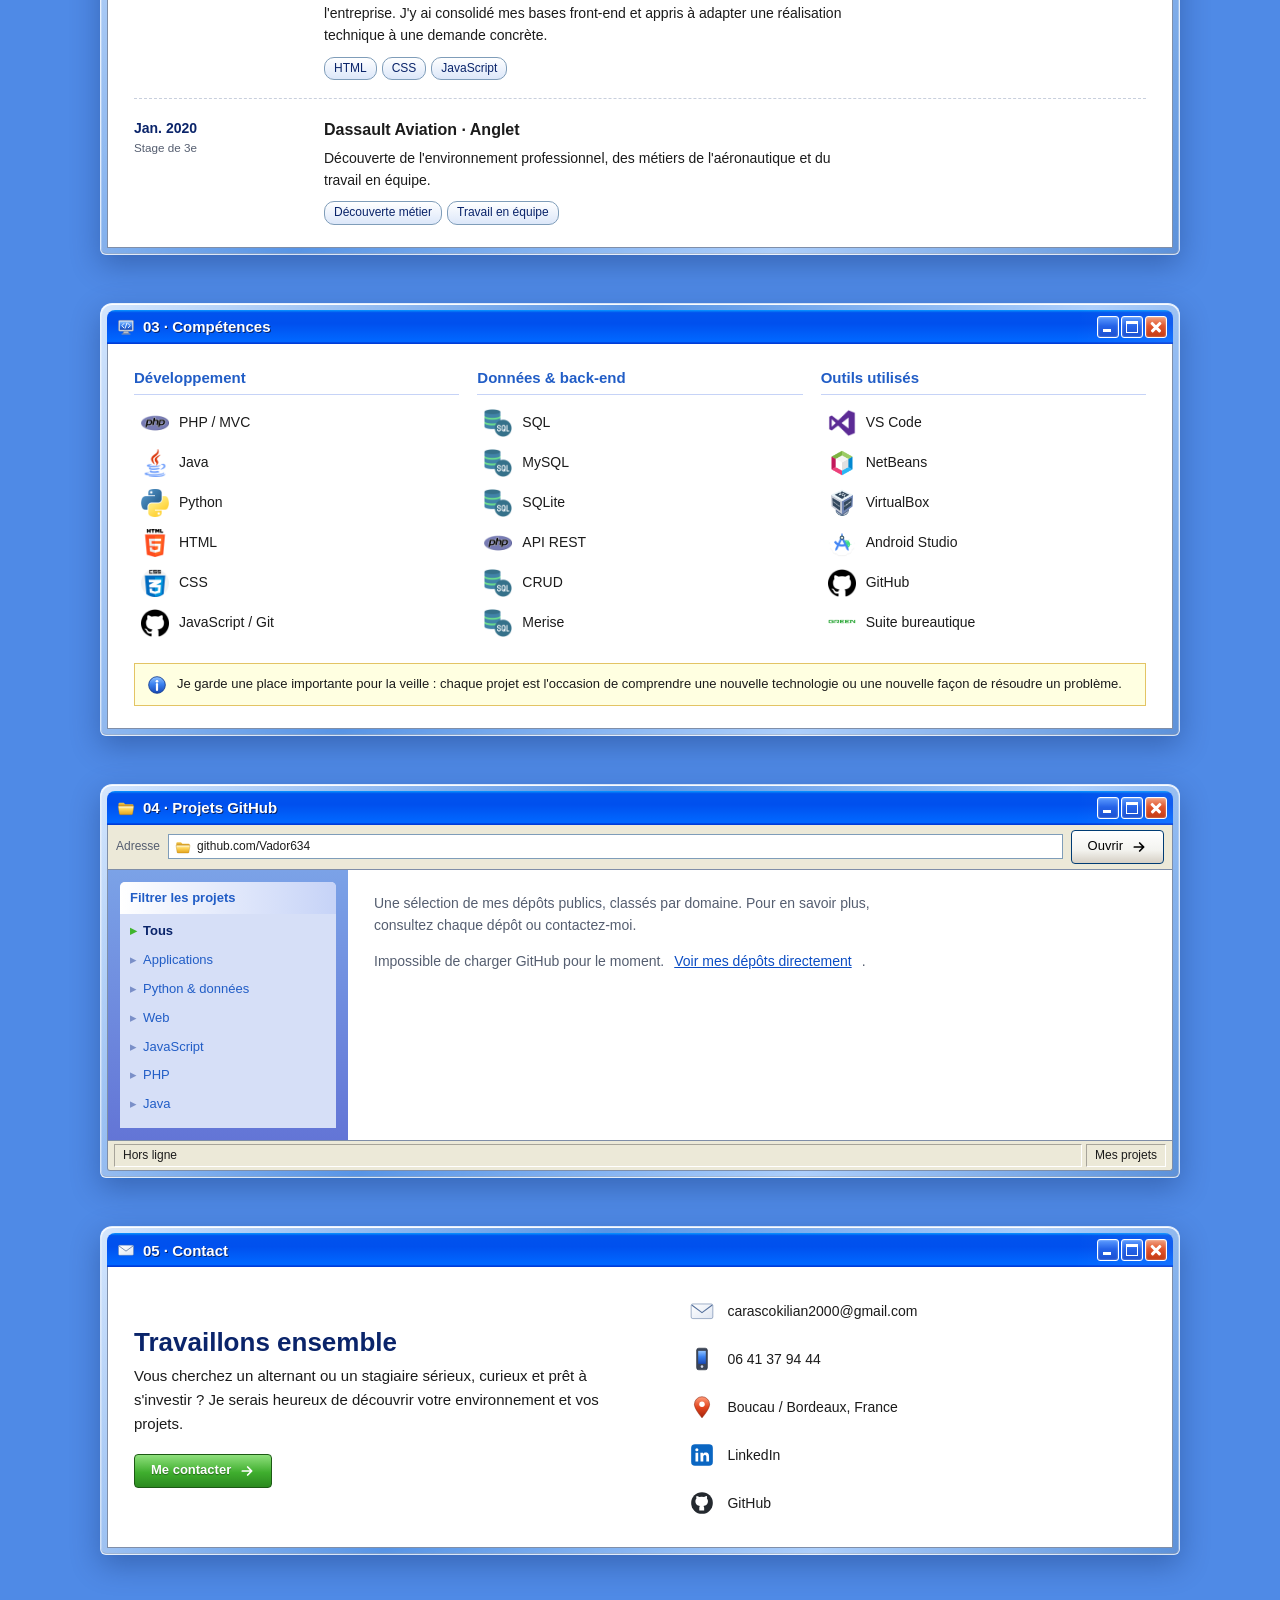
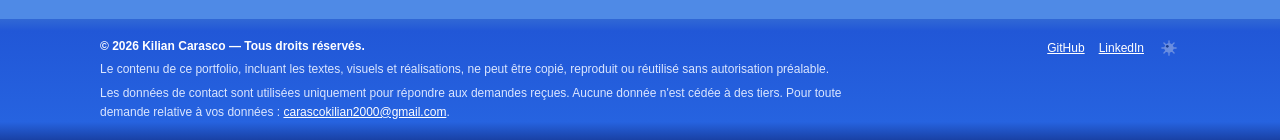
<file: site/index.html>
<!doctype html>
<html lang="fr">
<head>
    <meta charset="utf-8">
    <meta name="viewport" content="width=device-width, initial-scale=1">

    <meta name="description" content="Portfolio de Kilian Carasco, développeur Web et Software en recherche d'alternance ou de stage à Bordeaux, en Aquitaine et au Pays Basque.">
    <meta name="keywords" content="Kilian Carasco, développeur web, développeur software, alternance, stage, Bordeaux, Nouvelle-Aquitaine, Pays Basque, Landes, PHP, Python, JavaScript">
    <meta name="author" content="Kilian Carasco">
    <meta name="geo.region" content="FR-NAQ">
    <meta name="geo.placename" content="Bordeaux, Nouvelle-Aquitaine, Pays Basque, Landes">
    <meta name="theme-color" content="#245edb">

    <link rel="icon" href="favicon.svg" type="image/svg+xml">
    <link rel="icon" href="favicon-48.png" type="image/png" sizes="48x48">
    <link rel="apple-touch-icon" href="apple-touch-icon.png">
    <link rel="canonical" href="https://kiliandev.netlify.app/">

    <meta property="og:type" content="website">
    <meta property="og:locale" content="fr_FR">
    <meta property="og:title" content="Kilian Carasco — Développeur Web & Software">
    <meta property="og:description" content="Portfolio de Kilian Carasco, développeur Web et Software en recherche d'alternance ou de stage à Bordeaux et en Aquitaine.">
    <meta property="og:url" content="https://kiliandev.netlify.app/">
    <meta property="og:image" content="https://kiliandev.netlify.app/images/photo/kilian3.png">
    <meta name="twitter:card" content="summary_large_image">
    <meta name="twitter:title" content="Kilian Carasco — Développeur Web & Software">
    <meta name="twitter:description" content="Portfolio de Kilian Carasco, développeur Web et Software en recherche d'alternance ou de stage.">
    <meta name="twitter:image" content="https://kiliandev.netlify.app/images/photo/kilian3.png">

    <title>Kilian Carasco | Développeur Web & Software</title>
    <link rel="stylesheet" href="css/style.css">
</head>

<body itemscope itemtype="https://schema.org/Person">

    <meta itemprop="name" content="Kilian Carasco">
    <meta itemprop="jobTitle" content="Développeur Web et Software">
    <meta itemprop="email" content="carascokilian2000@gmail.com">
    <meta itemprop="telephone" content="+33641379444">
    <meta itemprop="url" content="https://www.linkedin.com/in/kilian-carasco-029915399/">

    <div class="wallpaper" aria-hidden="true"></div>

    <svg class="sprite" aria-hidden="true" focusable="false">
        <defs>
            <linearGradient id="g-folder" x1="0" y1="0" x2="0" y2="1"><stop offset="0" stop-color="#fff3bf"/><stop offset=".35" stop-color="#ffd65c"/><stop offset="1" stop-color="#e3a21a"/></linearGradient>
            <linearGradient id="g-folder-back" x1="0" y1="0" x2="0" y2="1"><stop offset="0" stop-color="#f4c94e"/><stop offset="1" stop-color="#c98a12"/></linearGradient>
            <linearGradient id="g-blue" x1="0" y1="0" x2="0" y2="1"><stop offset="0" stop-color="#8fc2ff"/><stop offset=".45" stop-color="#3b82f0"/><stop offset="1" stop-color="#1747b3"/></linearGradient>
            <linearGradient id="g-green" x1="0" y1="0" x2="0" y2="1"><stop offset="0" stop-color="#a6f08a"/><stop offset=".5" stop-color="#3fb52c"/><stop offset="1" stop-color="#1f7a17"/></linearGradient>
            <linearGradient id="g-red" x1="0" y1="0" x2="0" y2="1"><stop offset="0" stop-color="#ff9c7a"/><stop offset=".5" stop-color="#e2461f"/><stop offset="1" stop-color="#a5230a"/></linearGradient>
            <linearGradient id="g-paper" x1="0" y1="0" x2="1" y2="1"><stop offset="0" stop-color="#ffffff"/><stop offset="1" stop-color="#dfe6f2"/></linearGradient>
            <linearGradient id="g-brown" x1="0" y1="0" x2="0" y2="1"><stop offset="0" stop-color="#d79a5a"/><stop offset=".5" stop-color="#a5622b"/><stop offset="1" stop-color="#6e3a12"/></linearGradient>
            <radialGradient id="g-orb" cx=".35" cy=".3" r=".75"><stop offset="0" stop-color="#ffffff"/><stop offset=".3" stop-color="#d7e3f5"/><stop offset=".62" stop-color="#5d6f8e"/><stop offset=".8" stop-color="#1d2a42"/><stop offset="1" stop-color="#8ea6c9"/></radialGradient>
        </defs>
        <symbol id="i-folder" viewBox="0 0 48 48">
            <path d="M4 13a3 3 0 0 1 3-3h11l4 4h19a3 3 0 0 1 3 3v4H4z" fill="url(#g-folder-back)"/>
            <path d="M3 19h42l-3.2 20.4A3 3 0 0 1 38.8 42H9.2a3 3 0 0 1-3-2.6z" fill="url(#g-folder)" stroke="#b47d10"/>
            <path d="M5.5 21.5h37" stroke="#fffbe6" stroke-width="1.6" opacity=".9"/>
        </symbol>
        <symbol id="i-user" viewBox="0 0 48 48">
            <rect x="4" y="8" width="40" height="32" rx="5" fill="url(#g-blue)" stroke="#123a8f"/>
            <circle cx="17" cy="21" r="5.5" fill="#fff"/>
            <path d="M8.5 35c.8-5.5 4.5-8 8.5-8s7.7 2.5 8.5 8z" fill="#fff"/>
            <rect x="28" y="18" width="11" height="2.6" rx="1.3" fill="#d8e8ff"/>
            <rect x="28" y="24" width="9" height="2.6" rx="1.3" fill="#d8e8ff"/>
            <rect x="28" y="30" width="11" height="2.6" rx="1.3" fill="#d8e8ff"/>
        </symbol>
        <symbol id="i-case" viewBox="0 0 48 48">
            <path d="M17 12V9a3 3 0 0 1 3-3h8a3 3 0 0 1 3 3v3" fill="none" stroke="#5a2f0c" stroke-width="3"/>
            <rect x="4" y="12" width="40" height="28" rx="4" fill="url(#g-brown)" stroke="#4b2507"/>
            <path d="M4 23h40" stroke="#4b2507" stroke-width="1.5"/>
            <rect x="20" y="20" width="8" height="7" rx="1.5" fill="#f5a623" stroke="#7a4300"/>
        </symbol>
        <symbol id="i-skills" viewBox="0 0 48 48">
            <rect x="4" y="6" width="40" height="29" rx="3" fill="#d9dee8" stroke="#6b7486"/>
            <rect x="7.5" y="9.5" width="33" height="22" fill="url(#g-blue)"/>
            <path d="M18 15l-5 5.5 5 5.5M30 15l5 5.5-5 5.5M26.5 13.5l-5 14" fill="none" stroke="#fff" stroke-width="2.4" stroke-linecap="round" stroke-linejoin="round"/>
            <path d="M18 35h12l2 6H16z" fill="#b9c0cc" stroke="#6b7486"/>
            <rect x="12" y="41" width="24" height="3" rx="1.5" fill="#8c95a6"/>
        </symbol>
        <symbol id="i-pdf" viewBox="0 0 48 48">
            <path d="M10 4h20l10 10v30H10z" fill="url(#g-paper)" stroke="#7d8696"/>
            <path d="M30 4v10h10" fill="#e8edf5" stroke="#7d8696"/>
            <rect x="6" y="25" width="28" height="12" rx="2" fill="url(#g-red)"/>
            <text x="20" y="34.5" text-anchor="middle" font-family="Tahoma, Verdana, sans-serif" font-size="9" font-weight="700" fill="#fff">CV</text>
            <path d="M15 15h11M15 19h18" stroke="#9aa7bd" stroke-width="2"/>
        </symbol>
        <symbol id="i-mail" viewBox="0 0 48 48">
            <rect x="4" y="11" width="40" height="27" rx="3" fill="url(#g-paper)" stroke="#55709c"/>
            <path d="M5 13l19 14 19-14" fill="none" stroke="#55709c" stroke-width="2"/>
        </symbol>
        <symbol id="i-phone" viewBox="0 0 48 48">
            <rect x="14" y="4" width="20" height="40" rx="4" fill="#3b4558" stroke="#1d2433"/>
            <rect x="17" y="9" width="14" height="24" fill="url(#g-blue)"/>
            <circle cx="24" cy="38" r="2.4" fill="#cfd6e4"/>
        </symbol>
        <symbol id="i-pin" viewBox="0 0 48 48">
            <path d="M24 44S10 28 10 19a14 14 0 0 1 28 0c0 9-14 25-14 25z" fill="url(#g-red)" stroke="#8a1d07"/>
            <circle cx="24" cy="19" r="5" fill="#fff"/>
        </symbol>
        <symbol id="i-mine" viewBox="0 0 48 48">
            <path d="M24 5v38M5 24h38M10.5 10.5l27 27M37.5 10.5l-27 27" stroke="#111" stroke-width="3.5" stroke-linecap="round"/>
            <circle cx="24" cy="24" r="12.5" fill="#111"/>
            <circle cx="19.5" cy="19.5" r="3.6" fill="#fff"/>
        </symbol>
        <symbol id="i-python" viewBox="0 0 48 48">
            <path d="M23.5 4c-9 0-8.5 4-8.5 4v5h9v2H11.5S5 14.3 5 24.2s5.6 9.5 5.6 9.5H14v-4.6s-.2-5.6 5.5-5.6h9.4s5.3.1 5.3-5.2v-8.6S35 4 23.5 4zm-5 3a1.7 1.7 0 1 1 0 3.4 1.7 1.7 0 0 1 0-3.4z" fill="#3772a4"/>
            <path d="M24.5 44c9 0 8.5-4 8.5-4v-5h-9v-2h12.5S43 33.7 43 23.8s-5.6-9.5-5.6-9.5H34v4.6s.2 5.6-5.5 5.6h-9.4s-5.3-.1-5.3 5.2v8.6S13 44 24.5 44zm5-3a1.7 1.7 0 1 1 0-3.4 1.7 1.7 0 0 1 0 3.4z" fill="#ffd43b"/>
        </symbol>
        <symbol id="i-github" viewBox="0 0 48 48">
            <circle cx="24" cy="24" r="20" fill="#24292f"/>
            <path d="M28 38v-5a5 5 0 0 0-1.3-3.6c4.2-.5 8.3-2 8.3-8.9a7 7 0 0 0-1.9-4.8 6.4 6.4 0 0 0-.2-4.7s-1.5-.5-5 1.9a17 17 0 0 0-9 0c-3.5-2.4-5-1.9-5-1.9a6.4 6.4 0 0 0-.2 4.7 7 7 0 0 0-1.9 4.8c0 6.9 4.1 8.4 8.3 8.9A5 5 0 0 0 19 33v5" fill="#fff"/>
        </symbol>
        <symbol id="i-linkedin" viewBox="0 0 48 48">
            <rect x="4" y="4" width="40" height="40" rx="7" fill="#0a66c2"/>
            <path d="M12 20h5v16h-5zM14.5 11.5a2.9 2.9 0 1 1 0 5.8 2.9 2.9 0 0 1 0-5.8zM21 20h4.8v2.2c.7-1.3 2.4-2.6 5-2.6 5.2 0 6.2 3.4 6.2 7.9V36h-5v-7.6c0-1.8 0-4.2-2.6-4.2s-3 2-3 4V36h-5z" fill="#fff"/>
        </symbol>
        <symbol id="i-status" viewBox="0 0 24 24">
            <circle cx="12" cy="12" r="8" fill="url(#g-green)" stroke="#145510"/>
            <path d="M8 12.5l3 3 5-6" fill="none" stroke="#fff" stroke-width="2.2" stroke-linecap="round" stroke-linejoin="round"/>
        </symbol>
        <symbol id="i-info" viewBox="0 0 24 24">
            <circle cx="12" cy="12" r="10" fill="url(#g-blue)" stroke="#123a8f"/>
            <circle cx="12" cy="7.5" r="1.6" fill="#fff"/>
            <path d="M12 11v7" stroke="#fff" stroke-width="2.6" stroke-linecap="round"/>
        </symbol>
        <symbol id="i-orb" viewBox="0 0 24 24">
            <circle cx="12" cy="12" r="10" fill="url(#g-orb)" stroke="#fff" stroke-opacity=".7"/>
            <ellipse cx="9.5" cy="7.5" rx="4.5" ry="2.6" fill="#fff" opacity=".85"/>
        </symbol>
        <symbol id="i-arrow" viewBox="0 0 24 24">
            <path d="M5 12h13M13 6l6 6-6 6" fill="none" stroke="currentColor" stroke-width="2.6" stroke-linecap="round" stroke-linejoin="round"/>
        </symbol>
        <symbol id="i-download" viewBox="0 0 24 24">
            <path d="M12 3v12m-5-5 5 5 5-5M5 21h14" fill="none" stroke="currentColor" stroke-width="2.4" stroke-linecap="round" stroke-linejoin="round"/>
        </symbol>
    </svg>

    <header class="site-header">
        <div class="header-inner">
            <a class="brand" href="#accueil" aria-label="Retour à l'accueil">
                <svg><use href="#i-orb"/></svg>
                <span>Kilian Carasco</span>
            </a>

            <nav class="main-nav" id="main-nav" aria-label="Navigation principale">
                <a href="#a-propos"><svg><use href="#i-user"/></svg>À propos</a>
                <a href="#parcours"><svg><use href="#i-case"/></svg>Parcours</a>
                <a href="#competences"><svg><use href="#i-skills"/></svg>Compétences</a>
                <a href="#projets"><svg><use href="#i-folder"/></svg>Projets</a>
                <a href="#contact"><svg><use href="#i-mail"/></svg>Contact</a>
            </nav>

            <div class="tray">
                <a href="https://github.com/Vador634" target="_blank" rel="noopener" aria-label="Profil GitHub"><svg><use href="#i-github"/></svg></a>
                <a href="https://www.linkedin.com/in/kilian-carasco-029915399/" target="_blank" rel="noopener" aria-label="Profil LinkedIn"><svg><use href="#i-linkedin"/></svg></a>
                <time class="clock" id="clock"></time>
                <button class="menu-toggle" type="button" aria-label="Ouvrir le menu" aria-expanded="false" aria-controls="main-nav">
                    <span></span><span></span><span></span>
                </button>
            </div>
        </div>
    </header>

    <main>

        <section class="hero container" id="accueil" aria-labelledby="hero-title">

            <div class="balloon">
                <svg><use href="#i-status"/></svg>
                <p><strong>Disponible pour une alternance ou un stage</strong> — CDA EPSI Bordeaux <span>(Aquitaine / Bordeaux / Pays Basque)</span></p>
            </div>

            <article class="xp-window">
                <div class="xp-titlebar">
                    <svg><use href="#i-user"/></svg>
                    <h2>Bienvenue — Kilian Carasco</h2>
                    <div class="xp-controls" aria-hidden="true"><span class="min"></span><span class="max"></span><span class="close"></span></div>
                </div>
                <div class="xp-body hero-body">
                    <div class="hero-copy">
                        <p class="eyebrow">Portfolio · Développement Web &amp; Software</p>
                        <h1 id="hero-title">Kilian Carasco<span>Développeur Web &amp; Software.</span></h1>
                        <p class="hero-summary">Étudiant en Bachelor Concepteur Développeur d'Applications à l'EPSI Bordeaux, je cherche une alternance ou un stage pour continuer à progresser en construisant des applications utiles et bien structurées.</p>
                        <div class="hero-actions">
                            <a class="xp-button primary" href="#projets">Découvrir mes projets <svg><use href="#i-arrow"/></svg></a>
                            <a class="xp-button" href="assets/cv/cv_kilian_carasco_stage.pdf" download>CV Stage <svg><use href="#i-download"/></svg></a>
                            <a class="xp-button" href="assets/cv/cv_kilian_carasco_alternance.pdf" download>CV Alternance <svg><use href="#i-download"/></svg></a>
                        </div>
                    </div>
                    <figure class="polaroid">
                        <img src="images/photo/kilian3.png" alt="Portrait de Kilian Carasco" fetchpriority="high" width="384" height="512">
                        <figcaption>Boucau ↔ Bordeaux</figcaption>
                    </figure>
                </div>
            </article>
        </section>

        <section class="section container" id="a-propos" aria-labelledby="about-title">
            <article class="xp-window">
                <div class="xp-titlebar">
                    <svg><use href="#i-user"/></svg>
                    <h2 id="about-title">01 · À propos</h2>
                    <div class="xp-controls"><button class="min" type="button" aria-label="Réduire la fenêtre"></button><span class="max" aria-hidden="true"></span><span class="close" aria-hidden="true"></span></div>
                </div>
                <div class="xp-body split">
                    <aside class="taskpane">
                        <div class="tp-group">
                            <h3>Mes CV</h3>
                            <a class="cv-thumb" href="assets/cv/cv_kilian_carasco_stage.pdf" target="_blank" rel="noopener">
                                <img src="assets/cv/cv-preview.jpg" alt="Aperçu du CV de Kilian Carasco" loading="lazy">
                            </a>
                            <a href="assets/cv/cv_kilian_carasco_stage.pdf" download><svg><use href="#i-pdf"/></svg>CV Stage (PDF)</a>
                            <a href="assets/cv/cv_kilian_carasco_alternance.pdf" download><svg><use href="#i-pdf"/></svg>CV Alternance (PDF)</a>
                        </div>
                        <div class="tp-group">
                            <h3>Formations</h3>
                            <p><strong>Bachelor CDA</strong>EPSI Bordeaux · 2026 — aujourd'hui</p>
                            <p><strong>BTS SIO SLAM</strong>Lycée Louis de Foix, Bayonne · 2024 — 2026</p>
                            <p><strong>Bac STI2D · option SIN</strong>Lycée Louis de Foix, Bayonne · 2022 — 2024</p>
                        </div>
                    </aside>
                    <div class="pane">
                        <p class="lead">Curieux de nature, j'ai toujours regardé les jeux vidéo, les sites web et les logiciels avec une seule idée en tête : comprendre ce qui se cache derrière l'écran et apprendre à le construire moi-même.</p>
                        <p>Mes premières lignes de code au collège ont rapidement transformé cette curiosité en une véritable passion. Mon parcours s'est ensuite naturellement structuré : le bac STI2D m'a transmis une rigueur d'esprit et une méthode de réflexion d'ingénieur, tandis que le BTS SIO option SLAM est venu ancrer ces bases dans le concret. Les projets pratiques et mes immersions en entreprise ont définitivement confirmé mon envie d'en faire mon métier.</p>
                        <p>Ce qui me motive au quotidien dans le développement, c'est cette dynamique d'apprentissage permanent. C'est un terrain de jeu qui évolue sans cesse, où il faut faire de la veille, tester de nouvelles technologies et relever des défis techniques. Aujourd'hui axé sur le développement Full Stack, je continue de développer mes compétences avec l'ambition d'évoluer, à terme, vers l'ingénierie logicielle et la création interactive.</p>
                    </div>
                </div>
            </article>
        </section>

        <section class="section container" id="parcours" aria-labelledby="experience-title">
            <article class="xp-window">
                <div class="xp-titlebar">
                    <svg><use href="#i-case"/></svg>
                    <h2 id="experience-title">02 · Parcours</h2>
                    <div class="xp-controls"><button class="min" type="button" aria-label="Réduire la fenêtre"></button><span class="max" aria-hidden="true"></span><span class="close" aria-hidden="true"></span></div>
                </div>
                <div class="xp-body pane">
                    <article class="xp-item">
                        <div class="xp-date">Jan. 2026<small>Stage BTS SIO 2e année</small></div>
                        <div>
                            <h3>Maison de l'Europe des Landes · Wipsee</h3>
                            <p>Développement d'une application web de gestion de données et de modules de suivi. Cette expérience m'a permis de travailler sur des formulaires, la structuration de données et une solution pensée pour un besoin métier réel.</p>
                            <div class="chips"><span>PHP</span><span>SQL</span><span>HTML / CSS</span><span>JavaScript</span></div>
                        </div>
                    </article>
                    <article class="xp-item">
                        <div class="xp-date">Mai — Juin 2025<small>Stage BTS SIO 1re année</small></div>
                        <div>
                            <h3>Green Informatique · Capbreton</h3>
                            <p>Développement d'un site web dynamique vitrine pour présenter le showroom de l'entreprise. J'y ai consolidé mes bases front-end et appris à adapter une réalisation technique à une demande concrète.</p>
                            <div class="chips"><span>HTML</span><span>CSS</span><span>JavaScript</span></div>
                        </div>
                    </article>
                    <article class="xp-item">
                        <div class="xp-date">Jan. 2020<small>Stage de 3e</small></div>
                        <div>
                            <h3>Dassault Aviation · Anglet</h3>
                            <p>Découverte de l'environnement professionnel, des métiers de l'aéronautique et du travail en équipe.</p>
                            <div class="chips"><span>Découverte métier</span><span>Travail en équipe</span></div>
                        </div>
                    </article>
                </div>
            </article>
        </section>

        <section class="section container" id="competences" aria-labelledby="skills-title">
            <article class="xp-window">
                <div class="xp-titlebar">
                    <svg><use href="#i-skills"/></svg>
                    <h2 id="skills-title">03 · Compétences</h2>
                    <div class="xp-controls"><button class="min" type="button" aria-label="Réduire la fenêtre"></button><span class="max" aria-hidden="true"></span><span class="close" aria-hidden="true"></span></div>
                </div>
                <div class="xp-body pane">
                    <div class="skills-grid">
                        <div class="skill-group">
                            <h3>Développement</h3>
                            <ul class="tool-list">
                                <li><img src="images/icons/php.png" alt="" loading="lazy">PHP / MVC</li>
                                <li><img src="images/icons/java.png" alt="" loading="lazy">Java</li>
                                <li><img src="images/icons/python.png" alt="" loading="lazy">Python</li>
                                <li><img src="images/icons/html.png" alt="" loading="lazy">HTML</li>
                                <li><img src="images/icons/css.png" alt="" loading="lazy">CSS</li>
                                <li><img src="images/icons/github.png" alt="" loading="lazy">JavaScript / Git</li>
                            </ul>
                        </div>
                        <div class="skill-group">
                            <h3>Données &amp; back-end</h3>
                            <ul class="tool-list">
                                <li><img src="images/icons/sql.png" alt="" loading="lazy">SQL</li>
                                <li><img src="images/icons/sql.png" alt="" loading="lazy">MySQL</li>
                                <li><img src="images/icons/sql.png" alt="" loading="lazy">SQLite</li>
                                <li><img src="images/icons/php.png" alt="" loading="lazy">API REST</li>
                                <li><img src="images/icons/sql.png" alt="" loading="lazy">CRUD</li>
                                <li><img src="images/icons/sql.png" alt="" loading="lazy">Merise</li>
                            </ul>
                        </div>
                        <div class="skill-group">
                            <h3>Outils utilisés</h3>
                            <ul class="tool-list">
                                <li><img src="images/icons/vscode.png" alt="" loading="lazy">VS Code</li>
                                <li><img src="images/icons/netbeans.png" alt="" loading="lazy">NetBeans</li>
                                <li><img src="images/icons/virtualbox.png" alt="" loading="lazy">VirtualBox</li>
                                <li><img src="images/icons/android-studio.png" alt="" loading="lazy">Android Studio</li>
                                <li><img src="images/icons/github.png" alt="" loading="lazy">GitHub</li>
                                <li><img src="images/icons/logo.png" alt="" loading="lazy">Suite bureautique</li>
                            </ul>
                        </div>
                    </div>
                    <p class="note"><svg><use href="#i-info"/></svg>Je garde une place importante pour la veille : chaque projet est l'occasion de comprendre une nouvelle technologie ou une nouvelle façon de résoudre un problème.</p>
                </div>
            </article>
        </section>

        <section class="section container" id="projets" aria-labelledby="projects-title">
            <article class="xp-window">
                <div class="xp-titlebar">
                    <svg><use href="#i-folder"/></svg>
                    <h2 id="projects-title">04 · Projets GitHub</h2>
                    <div class="xp-controls"><button class="min" type="button" aria-label="Réduire la fenêtre"></button><span class="max" aria-hidden="true"></span><span class="close" aria-hidden="true"></span></div>
                </div>
                <div class="xp-address"><span>Adresse</span><div class="address-field"><svg><use href="#i-folder"/></svg>github.com/Vador634</div><a class="xp-button" href="https://github.com/Vador634?tab=repositories" target="_blank" rel="noopener">Ouvrir <svg><use href="#i-arrow"/></svg></a></div>
                <div class="xp-body split">
                    <aside class="taskpane">
                        <div class="tp-group">
                            <h3>Filtrer les projets</h3>
                            <div class="filter-list" role="group" aria-label="Filtrer les projets">
                                <button class="filter-button active" data-filter="all" type="button">Tous</button>
                                <button class="filter-button" data-filter="applications" type="button">Applications</button>
                                <button class="filter-button" data-filter="data" type="button">Python &amp; données</button>
                                <button class="filter-button" data-filter="web" type="button">Web</button>
                                <button class="filter-button" data-filter="JavaScript" type="button">JavaScript</button>
                                <button class="filter-button" data-filter="PHP" type="button">PHP</button>
                                <button class="filter-button" data-filter="Java" type="button">Java</button>
                            </div>
                        </div>
                    </aside>
                    <div class="pane">
                        <p class="section-intro">Une sélection de mes dépôts publics, classés par domaine. Pour en savoir plus, consultez chaque dépôt ou contactez-moi.</p>
                        <div id="projects-grid" class="projects-grid" aria-live="polite">
                            <div class="loading-state"><span class="xp-spinner"></span>Chargement des projets GitHub…</div>
                        </div>
                    </div>
                </div>
                <div class="xp-status"><span id="projects-count">…</span><span>Mes projets</span></div>
            </article>
        </section>

        <section class="section container" id="contact" aria-labelledby="contact-title">
            <article class="xp-window">
                <div class="xp-titlebar">
                    <svg><use href="#i-mail"/></svg>
                    <h2 id="contact-title">05 · Contact</h2>
                    <div class="xp-controls"><button class="min" type="button" aria-label="Réduire la fenêtre"></button><span class="max" aria-hidden="true"></span><span class="close" aria-hidden="true"></span></div>
                </div>
                <div class="xp-body pane contact-grid">
                    <div>
                        <h3 class="contact-title">Travaillons ensemble</h3>
                        <p class="contact-intro">Vous cherchez un alternant ou un stagiaire sérieux, curieux et prêt à s'investir ? Je serais heureux de découvrir votre environnement et vos projets.</p>
                        <a class="xp-button primary" href="mailto:carascokilian2000@gmail.com">Me contacter <svg><use href="#i-arrow"/></svg></a>
                    </div>
                    <ul class="contact-details">
                        <li><a href="mailto:carascokilian2000@gmail.com"><svg><use href="#i-mail"/></svg>carascokilian2000@gmail.com</a></li>
                        <li><a href="tel:+33641379444"><svg><use href="#i-phone"/></svg>06 41 37 94 44</a></li>
                        <li><span><svg><use href="#i-pin"/></svg>Boucau / Bordeaux, France</span></li>
                        <li><a href="https://www.linkedin.com/in/kilian-carasco-029915399/" target="_blank" rel="noopener"><svg><use href="#i-linkedin"/></svg>LinkedIn</a></li>
                        <li><a href="https://github.com/Vador634" target="_blank" rel="noopener"><svg><use href="#i-github"/></svg>GitHub</a></li>
                    </ul>
                </div>
            </article>
        </section>

    </main>

    <footer class="site-footer">
        <div class="container footer-inner">
            <div class="legal-notice">
                <strong>© 2026 Kilian Carasco — Tous droits réservés.</strong>
                <span>Le contenu de ce portfolio, incluant les textes, visuels et réalisations, ne peut être copié, reproduit ou réutilisé sans autorisation préalable.</span>
                <span>Les données de contact sont utilisées uniquement pour répondre aux demandes reçues. Aucune donnée n'est cédée à des tiers. Pour toute demande relative à vos données : <a href="mailto:carascokilian2000@gmail.com">carascokilian2000@gmail.com</a>.</span>
            </div>
            <div class="footer-links">
                <a href="https://github.com/Vador634" target="_blank" rel="noopener">GitHub</a>
                <a href="https://www.linkedin.com/in/kilian-carasco-029915399/" target="_blank" rel="noopener">LinkedIn</a>
                <button class="secret" type="button" id="secret-mine" title="winmine.py" aria-label="Lancer le Démineur caché"><svg><use href="#i-mine"/></svg></button>
            </div>
        </div>
    </footer>

    <section class="xp-window floating" id="demineur" aria-labelledby="t-mines" hidden>
        <div class="xp-titlebar" id="mines-drag">
            <svg><use href="#i-mine"/></svg>
            <h2 id="t-mines">Démineur.py</h2>
            <div class="xp-controls"><button class="close" type="button" id="mines-close" aria-label="Fermer le Démineur"></button></div>
        </div>
        <div class="xp-menubar mines-menu">
            <button type="button" data-level="0">Débutant</button>
            <button type="button" data-level="1">Intermédiaire</button>
            <button type="button" data-level="2">Expert</button>
            <button type="button" class="flag-mode" id="flag-mode" aria-pressed="false">Mode drapeau</button>
        </div>
        <div class="mines-body">
            <div class="mines-loading" id="mines-loading">
                <svg><use href="#i-python"/></svg>
                <p><strong>Démarrage de Python…</strong><span id="mines-loading-text">Téléchargement de l'interpréteur (Pyodide)</span></p>
                <div class="xp-progress"><span></span><span></span><span></span></div>
            </div>
            <div class="mines-game" id="mines-game" hidden>
                <div class="mines-head">
                    <output class="lcd" id="mines-left">010</output>
                    <button class="mines-face" id="mines-face" type="button" aria-label="Nouvelle partie"></button>
                    <output class="lcd" id="mines-time">000</output>
                </div>
                <div class="mines-grid" id="mines-grid" role="grid" aria-label="Plateau du démineur"></div>
            </div>
        </div>
        <div class="xp-status"><span id="mines-status">Logique du jeu : minesweeper.py</span></div>
    </section>

    <div class="toast" id="toast" role="status" hidden>
        <strong id="toast-title"></strong>
        <p id="toast-text"></p>
    </div>

    <script src="js/script.js" defer></script>
    <script src="js/demineur.js" defer></script>
</body>
</html>
</file>
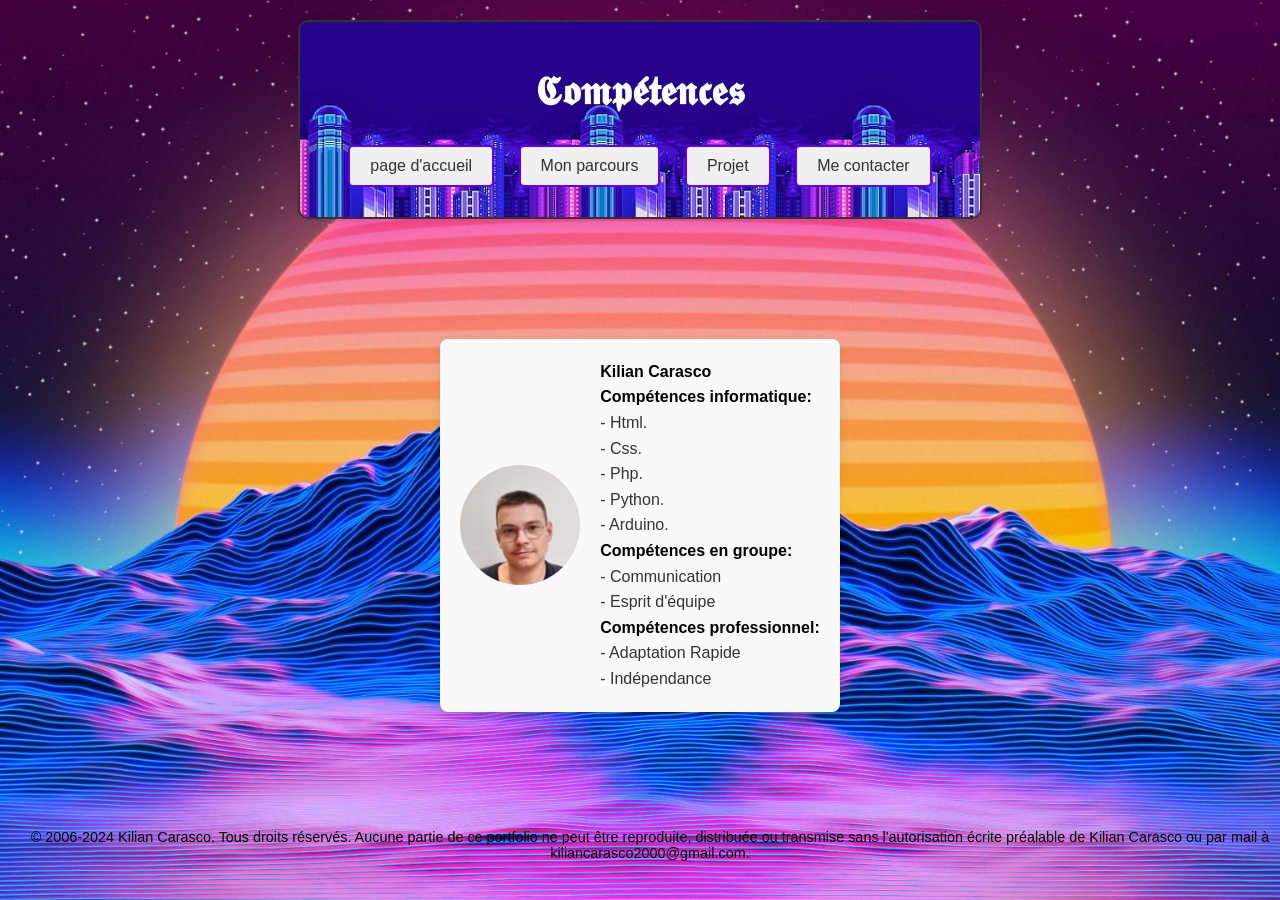
<file: archive/v1-2024/compétence.html>
<!DOCTYPE html>
<html lang="fr">
<head>
    <title>Compétences de Kilian Carasco</title>
    <meta charset="utf-8">
    <meta name="viewport" content="width=device-width, initial-scale=1.0">
    <link rel="stylesheet" href="styles.css">
</head>
<body>   
    <fieldset>
        <h1>   𝕮𝖔𝖒𝖕𝖊́𝖙𝖊𝖓𝖈𝖊𝖘 </h1>
    <div class="dropdown">
        <input class="menu-button" type="button" value="page d'accueil">
        <div class="dropdown-content">
            <a href="html1.html?page=accueil">accueil</a>
            </a>
        </div>
    </div>
    <div class="dropdown">
        <input class="menu-button" type="button" value="Mon parcours">
        <div class="dropdown-content">
            <a href="Parcours.html?page=parcours">Parcours scolaire</a>
            <a href="Parcours.html?page=parcours">Parcours personnel</a>
            <a href="Parcours.html?page=parcours">Parcours professionnel</a>
        </div>
    </div>
    <div class="dropdown">
        <input class="menu-button" type="button" value="Projet">
        <div class="dropdown-content">
            <a href="Projet.html?page=projet scolaire">Projet scolaire</a>
            <a href="Projet2.html?page=projet personnel">Projet personnel</a>
            <a href="Projet3.html?page=projet professionnel">Projet professionnel</a>
        </div>
    </div>
    <div class="dropdown">
        <input class="menu-button" type="button" value="Me contacter">
        <div class="dropdown-content">
            <a href="contacte.html?page=contact_info">Informations de contact</a>
        </div>
    </div>
    </fieldset>  
    
    <div class="info-container">
        <img src="placeolder.jpg" class="profile-pic">
        
        <div class="info-text">
             <p><strong>Kilian Carasco</strong></p>
            <p><strong>Compétences informatique:</strong><br>
            - Html.<br>
            - Css.<br>
            - Php.<br>
            - Python.<br>
            - Arduino.<br>
            </p>	
            <p><strong>Compétences en groupe:</strong><br>
            - Communication <br>
            - Esprit d'équipe<br>
            </p>
            <p><strong>Compétences professionnel:</strong><br>
            - Adaptation Rapide<br>
            - Indépendance<br>
            </p>
        </div>
    </div>

    <p class="copyright">© 2006-2024 Kilian Carasco. Tous droits réservés. Aucune partie de ce portfolio ne peut être reproduite, distribuée ou transmise sans l'autorisation écrite préalable de Kilian Carasco ou par mail à kiliancarasco2000@gmail.com.</p>
</body>
</html>
</file>
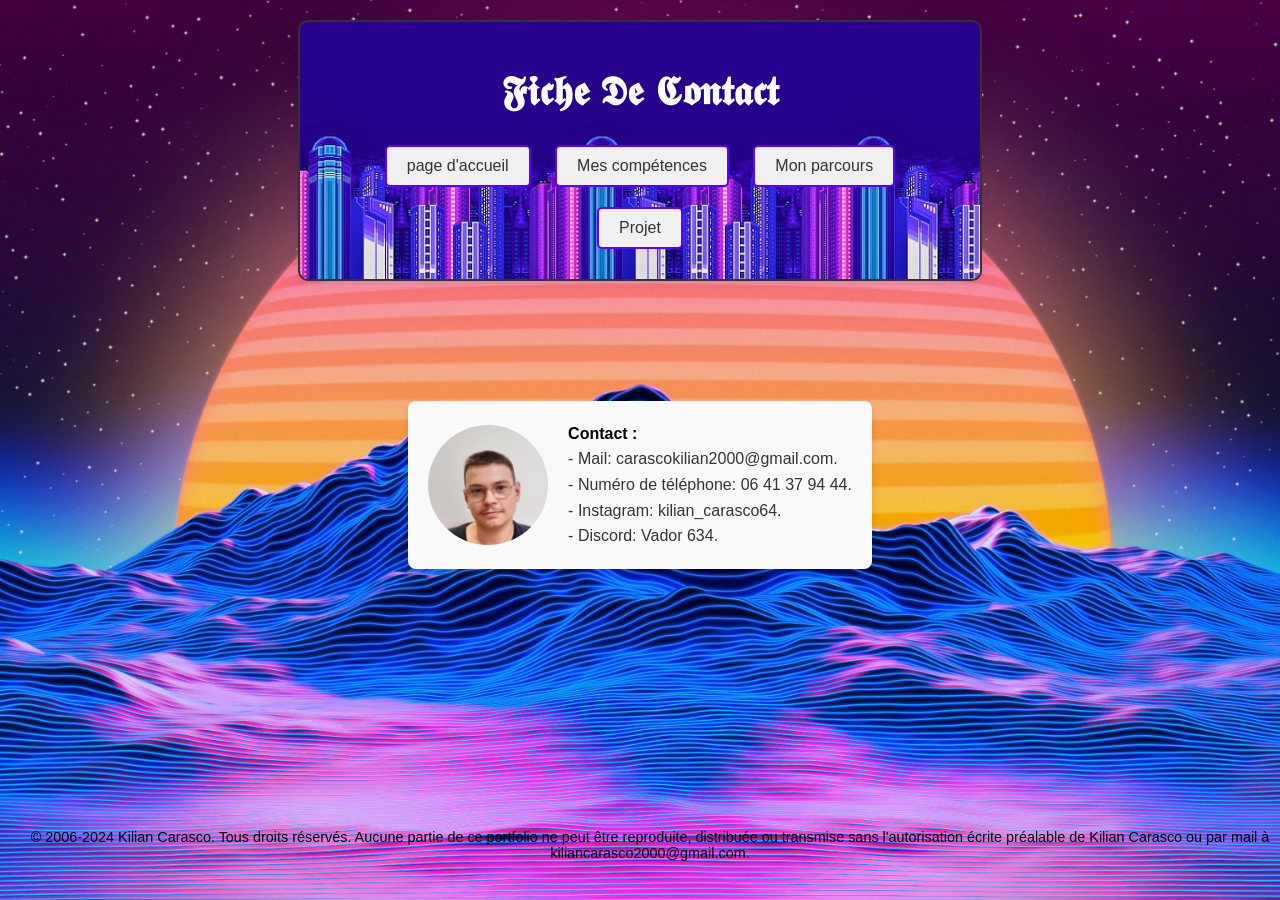
<file: archive/v1-2024/contacte.html>
<!DOCTYPE html>
<html lang="fr">
<head>
    <title>Fiche de contacte de Kilian Carasco</title>
    <meta charset="utf-8">
    <meta name="viewport" content="width=device-width, initial-scale=1.0">
    <link rel="stylesheet" href="styles.css">
</head>
<body>   
    <fieldset>
        <h1>  𝕱𝖎𝖈𝖍𝖊 𝕯𝖊 𝕮𝖔𝖓𝖙𝖆𝖈𝖙</h1>
    <div class="dropdown">
        <input class="menu-button" type="button" value="page d'accueil">
        <div class="dropdown-content">
            <a href="html1.html?page=accueil">accueil</a>
            </a>
        </div>
    </div>
    <div class="dropdown">
        <input class="menu-button"contact type="button" value="Mes compétences">
        <div class="dropdown-content">
            <a href="compétence.html?page=competence">Compétence informatique</a>
            <a href="compétence.html?page=competence">Compétence en groupe</a>
            <a href="compétence.html?page=competence">Compétence professionnel</a>
        </div>
    </div>
    <div class="dropdown">
        <input class="menu-button" type="button" value="Mon parcours">
        <div class="dropdown-content">
            <a href="Parcours.html?page=parcours">Parcours scolaire</a>
            <a href="Parcours.html?page=parcours">Parcours personnel</a>
            <a href="Parcours.html?page=parcours">Parcours professionnel</a>
        </div>
    </div>
    <div class="dropdown">
        <input class="menu-button" type="button" value="Projet">
        <div class="dropdown-content">
            <a href="Projet.html?page=projet scolaire">Projet scolaire</a>
            <a href="Projet2.html?page=projet personnel">Projet personnel</a>
            <a href="Projet3.html?page=projet professionnel">Projet professionnel</a>
        </div>
    </div>
    </fieldset>  
    
    <div class="info-container">
        <img src="placeolder.jpg" class="profile-pic">
        
        <div class="info-text">
            <p><strong>Contact :</strong><br>
            - Mail: carascokilian2000@gmail.com.<br>
            - Numéro de téléphone: 06 41 37 94 44.<br>
            - Instagram: kilian_carasco64.<br>
            - Discord: Vador 634.
            </p>	
            
        </div>
    </div>

    <p class="copyright">© 2006-2024 Kilian Carasco. Tous droits réservés. Aucune partie de ce portfolio ne peut être reproduite, distribuée ou transmise sans l'autorisation écrite préalable de Kilian Carasco ou par mail à kiliancarasco2000@gmail.com.</p>
</body>
</html>
</file>
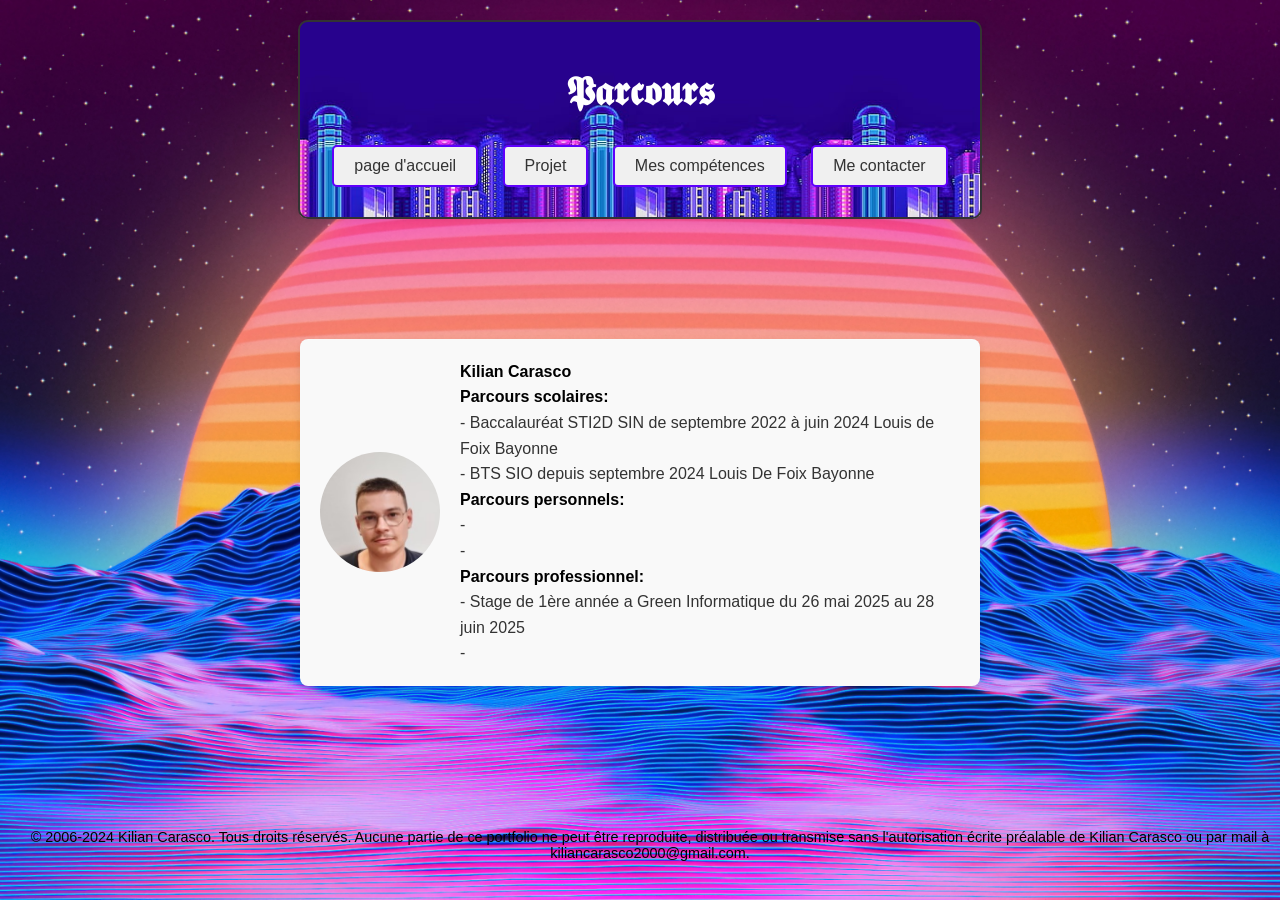
<file: archive/v1-2024/Parcours.html>
<!DOCTYPE html>
<html lang="fr">
<head>
    <title>Parcours de Kilian Carasco</title>
    <meta charset="utf-8">
    <meta name="viewport" content="width=device-width, initial-scale=1.0">
    <link rel="stylesheet" href="styles.css">
</head>
<body>   
    <fieldset>
        <h1>   𝕻𝖆𝖗𝖈𝖔𝖚𝖗𝖘 </h1>
    <div class="dropdown">
        <input class="menu-button" type="button" value="page d'accueil">
        <div class="dropdown-content">
            <a href="html1.html?page=accueil">accueil</a>
            </a>
        </div>
    </div>
    <div class="dropdown">
        <input class="menu-button" type="button" value="Projet">
        <div class="dropdown-content">
            <a href="Projet.html?page=projet scolaire">Projet scolaire</a>
            <a href="Projet2.html?page=projet personnel">Projet personnel</a>
            <a href="Projet3.html?page=projet professionnel">Projet professionnel</a>
        </div>
    </div>
    <div class="dropdown">
        <input class="menu-button" type="button" value="Mes compétences">
        <div class="dropdown-content">
            <a href="compétence.html?page=competence">Compétence informatique</a>
            <a href="compétence.html?page=competence">Compétence en groupe</a>
            <a href="compétence.html?page=competence">Compétence professionnel</a>
        </div>
    </div>
    <div class="dropdown">
        <input class="menu-button" type="button" value="Me contacter">
        <div class="dropdown-content">
            <a href="contacte.html?page=contact_info">Informations de contact</a>
        </div>
    </div>
    </fieldset>  
    
    <div class="info-container">
        <img src="placeolder.jpg" class="profile-pic">
        
        <div class="info-text">
             <p><strong>Kilian Carasco</strong></p>
            <p><strong>Parcours scolaires:</strong><br>
            - Baccalauréat STI2D SIN de septembre 2022 à juin 2024 Louis de Foix Bayonne <br> 
            - BTS SIO depuis septembre 2024 Louis De Foix Bayonne <br>
            </p>	
            <p><strong>Parcours personnels:</strong><br>
            - <br>
            - <br>
            </p>
            <p><strong>Parcours professionnel:</strong><br>
            - Stage de 1ère année a Green Informatique du 26 mai 2025 au 28 juin 2025 <br> 
            - <br>
            </p>
        </div>
    </div>

    <p class="copyright">© 2006-2024 Kilian Carasco. Tous droits réservés. Aucune partie de ce portfolio ne peut être reproduite, distribuée ou transmise sans l'autorisation écrite préalable de Kilian Carasco ou par mail à kiliancarasco2000@gmail.com.</p>
</body>
</html>
</file>
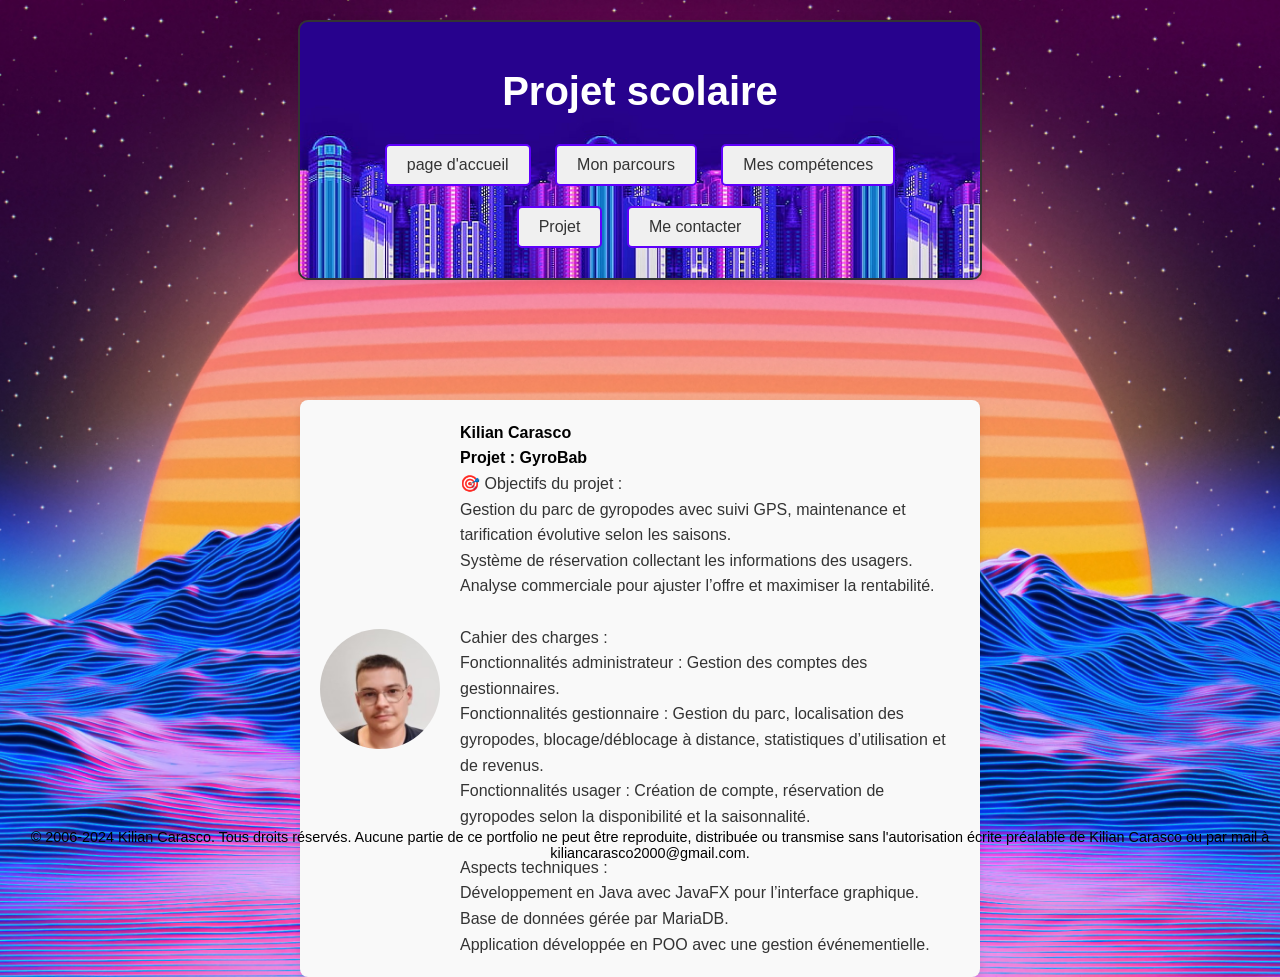
<file: archive/v1-2024/Projet.html>
<!DOCTYPE html>
<html lang="fr">
<head>
    <title>Parcours de Kilian Carasco</title>
    <meta charset="utf-8">
    <meta name="viewport" content="width=device-width, initial-scale=1.0">
    <link rel="stylesheet" href="styles.css">
</head>
<body>   
    <fieldset>
        <h1>    Projet scolaire </h1>
    <div class="dropdown">
        <input class="menu-button" type="button" value="page d'accueil">
        <div class="dropdown-content">
            <a href="html1.html?page=accueil">accueil</a>
            </a>
        </div>
    </div>
     <div class="dropdown">
        <input class="menu-button" type="button" value="Mon parcours">
        <div class="dropdown-content">
            <a href="Parcours.html?page=parcours">Parcours scolaire</a>
            <a href="Parcours.html?page=parcours">Parcours personnel</a>
            <a href="Parcours.html?page=parcours">Parcours professionnel</a>
        </div>
    </div>
    <div class="dropdown">
        <input class="menu-button" type="button" value="Mes compétences">
        <div class="dropdown-content">
            <a href="compétence.html?page=competence">Compétence informatique</a>
            <a href="compétence.html?page=competence">Compétence en groupe</a>
            <a href="compétence.html?page=competence">Compétence professionnel</a>
        </div>
    </div>
    <div class="dropdown">
            <input class="menu-button" type="button" value="Projet">
            <div class="dropdown-content">
            <a href="Projet2.html?page=projet personnel">Projet personnel</a>
            <a href="Projet3.html?page=projet professionnel">Projet professionnel</a>
        </div>
    </div>
    <div class="dropdown">
        <input class="menu-button" type="button" value="Me contacter">
        <div class="dropdown-content">
            <a href="contacte.html?page=contact_info">Informations de contact</a>
        </div>
    </div>
    </fieldset>  
    
    <div class="info-container">
        <img src="placeolder.jpg" class="profile-pic">
        
        <div class="info-text">
             <p><strong>Kilian Carasco</strong></p>
            <p><strong>Projet : GyroBab  </strong><br>
           🎯 Objectifs du projet :<br>
                Gestion du parc de gyropodes avec suivi GPS, maintenance et tarification évolutive selon les saisons.<br>
                Système de réservation collectant les informations des usagers.<br>
                Analyse commerciale pour ajuster l’offre et maximiser la rentabilité.<br><br>
            Cahier des charges :<br>
                Fonctionnalités administrateur : Gestion des comptes des gestionnaires.<br>
                Fonctionnalités gestionnaire : Gestion du parc, localisation des gyropodes, blocage/déblocage à distance, statistiques d’utilisation et de revenus.<br>
                Fonctionnalités usager : Création de compte, réservation de gyropodes selon la disponibilité et la saisonnalité.<br><br>
            Aspects techniques :<br>
                Développement en Java avec JavaFX pour l’interface graphique.<br>
                Base de données gérée par MariaDB.<br>
                Application développée en POO avec une gestion événementielle.<br>

            </p>
        </div>
    </div>

    <p class="copyright">© 2006-2024 Kilian Carasco. Tous droits réservés. Aucune partie de ce portfolio ne peut être reproduite, distribuée ou transmise sans l'autorisation écrite préalable de Kilian Carasco ou par mail à kiliancarasco2000@gmail.com.</p>
</body>
</html>
</file>
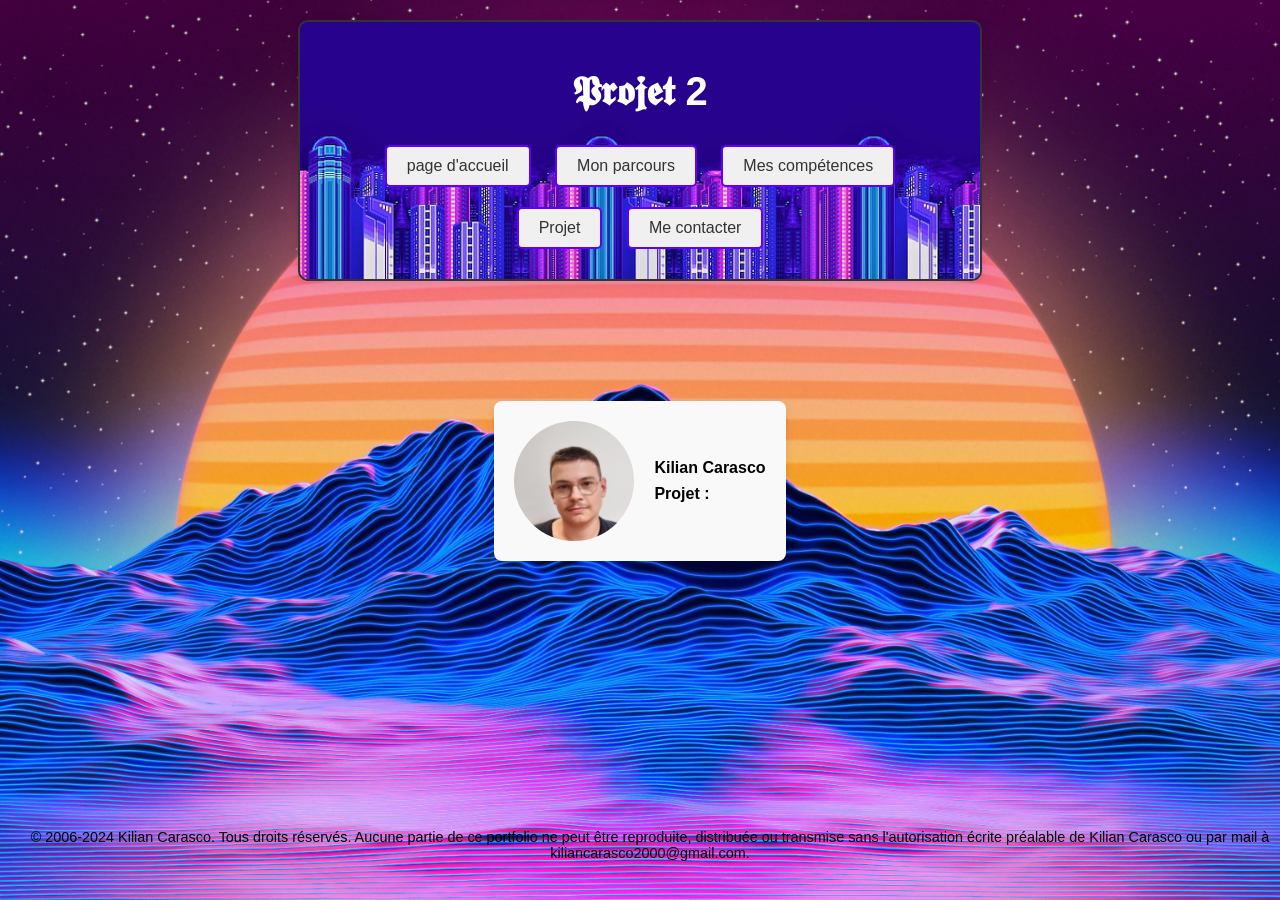
<file: archive/v1-2024/Projet2.html>
<!DOCTYPE html>
<html lang="fr">
<head>
    <title>Parcours de Kilian Carasco</title>
    <meta charset="utf-8">
    <meta name="viewport" content="width=device-width, initial-scale=1.0">
    <link rel="stylesheet" href="styles.css">
</head>
<body>   
    <fieldset>
        <h1>    𝕻𝖗𝖔𝖏𝖊𝖙 2</h1>
    <div class="dropdown">
        <input class="menu-button" type="button" value="page d'accueil">
        <div class="dropdown-content">
            <a href="html1.html?page=accueil">accueil</a>
            </a>
        </div>
    </div>
     <div class="dropdown">
        <input class="menu-button" type="button" value="Mon parcours">
        <div class="dropdown-content">
            <a href="Parcours.html?page=parcours">Parcours scolaire</a>
            <a href="Parcours.html?page=parcours">Parcours personnel</a>
            <a href="Parcours.html?page=parcours">Parcours professionnel</a>
        </div>
    </div>
    <div class="dropdown">
        <input class="menu-button" type="button" value="Mes compétences">
        <div class="dropdown-content">
            <a href="compétence.html?page=competence">Compétence informatique</a>
            <a href="compétence.html?page=competence">Compétence en groupe</a>
            <a href="compétence.html?page=competence">Compétence professionnel</a>
        </div>
    </div>
    <div class="dropdown">
            <input class="menu-button" type="button" value="Projet">
            <div class="dropdown-content">
            <a href="Projet.html?page=projet scolaire">Projet scolaire</a>
            <a href="Projet3.html?page=projet professionnel">Projet professionnel</a>
        </div>
    </div>
    <div class="dropdown">
        <input class="menu-button" type="button" value="Me contacter">
        <div class="dropdown-content">
            <a href="contacte.html?page=contact_info">Informations de contact</a>
        </div>
    </div>
    </fieldset>  
    
    <div class="info-container">
        <img src="placeolder.jpg" class="profile-pic">
        
        <div class="info-text">
             <p><strong>Kilian Carasco</strong></p>
            <p><strong>Projet :</strong><br>
            </p>
        </div>
    </div>

    <p class="copyright">© 2006-2024 Kilian Carasco. Tous droits réservés. Aucune partie de ce portfolio ne peut être reproduite, distribuée ou transmise sans l'autorisation écrite préalable de Kilian Carasco ou par mail à kiliancarasco2000@gmail.com.</p>
</body>
</html>
</file>
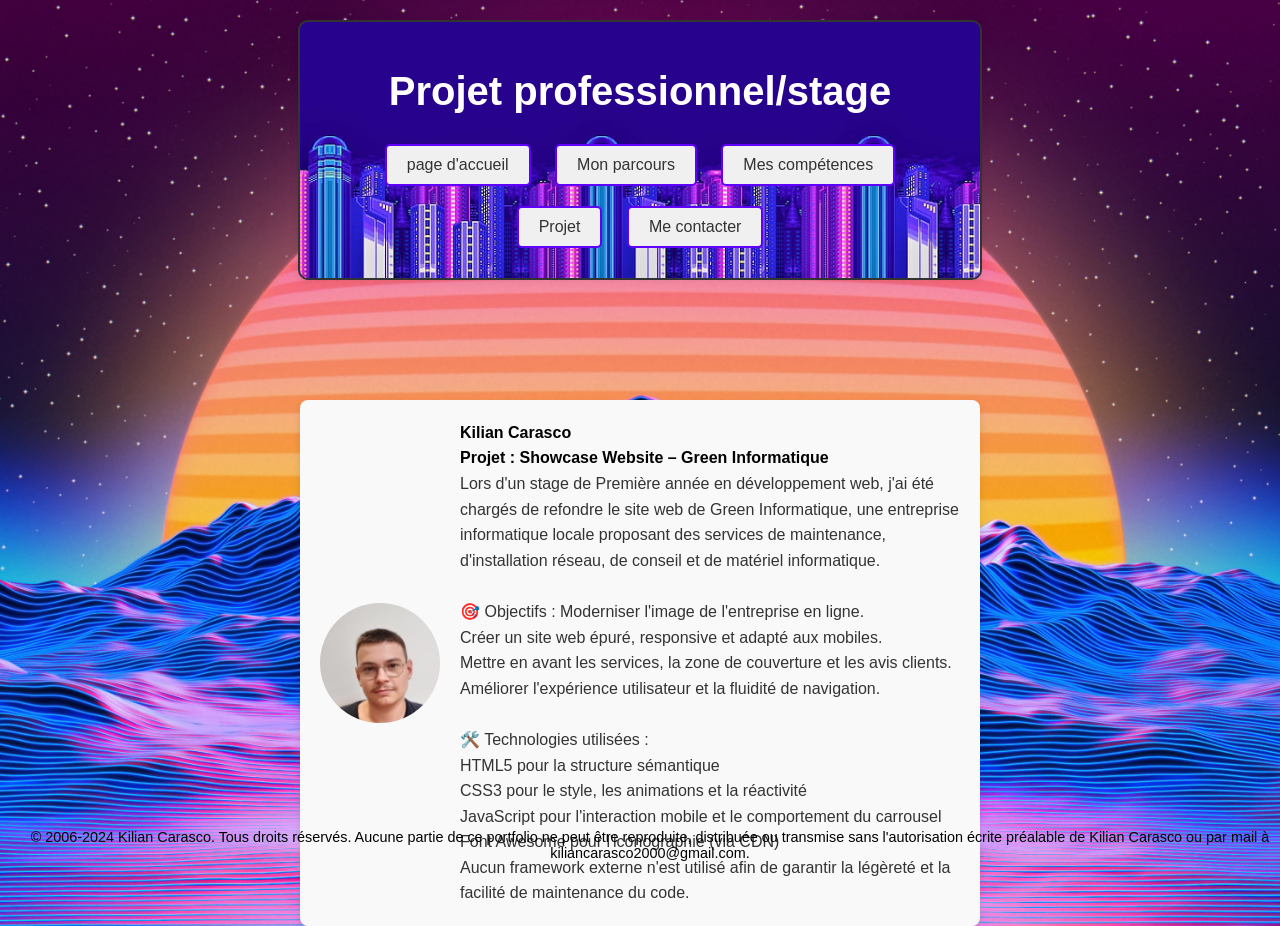
<file: archive/v1-2024/Projet3.html>
<!DOCTYPE html>
<html lang="fr">
<head>
    <title>Parcours de Kilian Carasco</title>
    <meta charset="utf-8">
    <meta name="viewport" content="width=device-width, initial-scale=1.0">
    <link rel="stylesheet" href="styles.css">
</head>
<body>   
    <fieldset>
        <h1>    Projet professionnel/stage</h1>
    <div class="dropdown">
        <input class="menu-button" type="button" value="page d'accueil">
        <div class="dropdown-content">
            <a href="html1.html?page=accueil">accueil</a>
            </a>
        </div>
    </div>
     <div class="dropdown">
        <input class="menu-button" type="button" value="Mon parcours">
        <div class="dropdown-content">
            <a href="Parcours.html?page=parcours">Parcours scolaire</a>
            <a href="Parcours.html?page=parcours">Parcours personnel</a>
            <a href="Parcours.html?page=parcours">Parcours professionnel</a>
        </div>
    </div>
    <div class="dropdown">
        <input class="menu-button" type="button" value="Mes compétences">
        <div class="dropdown-content">
            <a href="compétence.html?page=competence">Compétence informatique</a>
            <a href="compétence.html?page=competence">Compétence en groupe</a>
            <a href="compétence.html?page=competence">Compétence professionnel</a>
        </div>
    </div>
    <div class="dropdown">
            <input class="menu-button" type="button" value="Projet">
            <div class="dropdown-content">
            <a href="Projet.html?page=projet scolaire">Projet scolaire</a>
            <a href="Projet2.html?page=projet personnel">Projet personnel</a>
        </div>
    </div>
    <div class="dropdown">
        <input class="menu-button" type="button" value="Me contacter">
        <div class="dropdown-content">
            <a href="contacte.html?page=contact_info">Informations de contact</a>
        </div>
    </div>

    </fieldset>  
    
    <div class="info-container">
        <img src="placeolder.jpg" class="profile-pic">
        
        <div class="info-text">
             <p><strong>Kilian Carasco</strong></p>
            <p><strong>Projet : Showcase Website – Green Informatique</strong><br>
                Lors d'un stage de Première année en développement web, j'ai été chargés de refondre le site web de Green Informatique, une entreprise informatique locale proposant des services de maintenance, d'installation réseau, de conseil et de matériel informatique.
                <br><br>
            🎯 Objectifs :
                    Moderniser l'image de l'entreprise en ligne.<br>
                    Créer un site web épuré, responsive et adapté aux mobiles.<br>
                    Mettre en avant les services, la zone de couverture et les avis clients.<br>
                    Améliorer l'expérience utilisateur et la fluidité de navigation.<br><br>
            🛠️ Technologies utilisées :<br>
                    HTML5 pour la structure sémantique<br>
                    CSS3 pour le style, les animations et la réactivité<br>
                    JavaScript pour l'interaction mobile et le comportement du carrousel<br>
                    Font Awesome pour l'iconographie (via CDN)<br>
                Aucun framework externe n'est utilisé afin de garantir la légèreté et la facilité de maintenance du code.
            </p>
        </div>
    </div>

    <p class="copyright">© 2006-2024 Kilian Carasco. Tous droits réservés. Aucune partie de ce portfolio ne peut être reproduite, distribuée ou transmise sans l'autorisation écrite préalable de Kilian Carasco ou par mail à kiliancarasco2000@gmail.com.</p>
</body>
</html>
</file>
<file: site/css/style.css>
:root {
    --xp-beige: #ece9d8;
    --xp-text: #1b1b1b;
    --xp-muted: #555e70;
    --xp-navy: #0a246a;
    --xp-link: #0b4dc4;
    --xp-orange: #f8b334;
    --container: 1080px;
    --ui: Tahoma, Verdana, "Segoe UI", sans-serif;
    --title: "Trebuchet MS", Tahoma, sans-serif;
    --mono: "Lucida Console", Consolas, "Courier New", monospace;
}

* { box-sizing: border-box; }
[hidden] { display: none !important; }

html { scroll-behavior: smooth; scroll-padding-top: 76px; }

body {
    margin: 0;
    min-height: 100vh;
    font-family: var(--ui);
    font-size: 14px;
    line-height: 1.6;
    color: var(--xp-text);
    background: #4f8ae6;
    -webkit-font-smoothing: antialiased;
}

a { color: var(--xp-link); }
button { font: inherit; color: inherit; }
img { max-width: 100%; }
svg { width: 1em; height: 1em; flex: none; }
.sprite { position: absolute; width: 0; height: 0; overflow: hidden; }
:focus-visible { outline: 2px dotted #000; outline-offset: 2px; }

.container { width: min(var(--container), calc(100% - 32px)); margin: 0 auto; }

.wallpaper {
    position: fixed; inset: 0; z-index: -1;
    background:
        url("../images/wallpaper/bliss.jpg") center 60% / cover no-repeat,
        radial-gradient(ellipse 22% 7% at 24% 22%, rgba(255, 255, 255, .95), transparent 70%),
        radial-gradient(ellipse 30% 9% at 33% 26%, rgba(255, 255, 255, .75), transparent 70%),
        radial-gradient(ellipse 25% 6% at 74% 15%, rgba(255, 255, 255, .85), transparent 70%),
        radial-gradient(ellipse 140% 62% at 32% 112%, #2f7a18 0%, #4f9d24 40%, #6db833 55%, #7cc23d 60%, transparent 61%),
        radial-gradient(ellipse 110% 50% at 95% 112%, #3d8a1e 0%, #5ead2c 50%, transparent 51%),
        linear-gradient(180deg, #1c5bd6 0%, #3f80ea 40%, #8cb9f2 68%, #d4e6fa 100%);
}

.site-header {
    position: sticky; top: 0; z-index: 50;
    background: linear-gradient(180deg, #3168d5 0%, #4993e6 5%, #2157d7 14%, #2663e0 86%, #1941a5 100%);
    box-shadow: 0 2px 6px rgba(0, 0, 40, .35);
}
.header-inner { display: flex; align-items: center; gap: 14px; min-height: 48px; }
.main-nav { margin-right: auto; }

.brand {
    display: flex; align-items: center; gap: 8px;
    align-self: stretch;
    padding: 0 22px 0 12px;
    border-radius: 0 14px 14px 0;
    background: radial-gradient(ellipse 80% 120% at 30% 10%, #79d36a 0%, #3c9c2f 45%, #2d7f21 100%);
    box-shadow: inset 0 1px 1px rgba(255, 255, 255, .55), 2px 0 4px rgba(0, 0, 0, .3);
    color: #fff;
    font: italic 700 17px var(--title);
    text-decoration: none;
    text-shadow: 1px 1px 2px rgba(0, 0, 0, .5);
    white-space: nowrap;
}
.brand svg { width: 24px; height: 24px; }
.brand:hover { filter: brightness(1.08); }

.main-nav { display: flex; gap: 4px; flex: 1; }
.main-nav a {
    display: flex; align-items: center; gap: 6px;
    padding: 5px 12px;
    border: 1px solid #1c3fa0;
    border-radius: 3px;
    background: linear-gradient(180deg, #5d9bff, #3a7cf2 30%, #3172ec);
    box-shadow: inset 0 1px 0 rgba(255, 255, 255, .35);
    color: #fff;
    font-size: 13px;
    text-decoration: none;
    white-space: nowrap;
}
.main-nav a svg { width: 18px; height: 18px; }
.main-nav a:hover { filter: brightness(1.12); }
.main-nav a.active { background: linear-gradient(180deg, #1c4fc4, #1e52cc); box-shadow: inset 1px 1px 3px rgba(0, 0, 0, .45); }

.tray {
    display: flex; align-items: center; gap: 8px;
    align-self: stretch;
    margin-left: auto;
    padding: 0 16px 0 12px;
    background: linear-gradient(180deg, #0c97f0 0%, #12a5f5 8%, #0b8de5 90%, #0a7bd3 100%);
    border-left: 1px solid #0d5bb5;
    color: #fff;
}
.tray a { display: grid; place-items: center; }
.tray svg { width: 20px; height: 20px; }
.clock { font-size: 12px; white-space: nowrap; }

.menu-toggle {
    display: none;
    width: 34px; height: 30px;
    padding: 6px;
    border: 1px solid #fff;
    border-radius: 3px;
    background: linear-gradient(180deg, #5b9bff, #2563e8 45%, #1b4fd0);
    cursor: pointer;
}
.menu-toggle span { display: block; height: 2px; margin: 3px 0; background: #fff; }

.xp-window {
    position: relative;
    padding: 6px;
    border: 1px solid rgba(255, 255, 255, .75);
    border-radius: 12px 12px 6px 6px;
    background: linear-gradient(125deg,
        rgba(255, 255, 255, .78) 0%, rgba(150, 168, 196, .32) 13%, rgba(255, 255, 255, .58) 24%,
        rgba(60, 80, 115, .30) 37%, rgba(236, 243, 252, .62) 50%, rgba(120, 140, 172, .30) 63%,
        rgba(255, 255, 255, .72) 76%, rgba(95, 115, 150, .30) 88%, rgba(220, 230, 245, .55) 100%);
    background-size: 300% 300%;
    -webkit-backdrop-filter: blur(14px) saturate(1.6);
    backdrop-filter: blur(14px) saturate(1.6);
    box-shadow:
        inset 0 1px 0 rgba(255, 255, 255, .95),
        inset 0 0 0 1px rgba(255, 255, 255, .25),
        inset 0 -1px 0 rgba(0, 0, 0, .18),
        0 10px 30px rgba(0, 20, 70, .30);
    animation: liquid-metal 14s ease-in-out infinite alternate;
}
@keyframes liquid-metal {
    0%   { background-position: 0% 30%; }
    50%  { background-position: 100% 60%; }
    100% { background-position: 40% 100%; }
}

.xp-titlebar {
    position: relative;
    display: flex; align-items: center; gap: 8px;
    height: 34px;
    padding: 0 6px 0 10px;
    border-radius: 8px 8px 0 0;
    background: linear-gradient(180deg,
        #0997ff 0%, #0053ee 8%, #0050ee 40%, #0066ff 88%, #0066ff 93%, #005bff 95%, #003dd7 96%, #003dd7 100%);
    color: #fff;
    overflow: hidden;
}

.xp-titlebar::after {
    content: "";
    position: absolute; inset: 0;
    background: linear-gradient(100deg, transparent 35%, rgba(255, 255, 255, .25) 47%, transparent 58%);
    background-size: 260% 100%;
    animation: title-sheen 7s ease-in-out infinite;
    pointer-events: none;
}
@keyframes title-sheen {
    0%, 60% { background-position: 120% 0; }
    100%    { background-position: -120% 0; }
}
.xp-titlebar > svg { width: 18px; height: 18px; }
.xp-titlebar h2 {
    flex: 1;
    margin: 0;
    font: 700 15px var(--title);
    text-shadow: 1px 1px 0 #0a246a;
    white-space: nowrap; overflow: hidden; text-overflow: ellipsis;
}

.xp-controls { display: flex; gap: 2px; position: relative; z-index: 1; }
.xp-controls > * {
    position: relative;
    width: 22px; height: 22px;
    padding: 0;
    border: 1px solid #fff;
    border-radius: 3px;
    background: linear-gradient(180deg, #5b9bff, #2563e8 45%, #1b4fd0);
    box-shadow: inset 0 0 2px rgba(255, 255, 255, .6);
}
.xp-controls button { cursor: pointer; }
.xp-controls button:hover { filter: brightness(1.15); }
.xp-controls > *::before, .xp-controls > *::after { content: ""; position: absolute; background: #fff; }
.xp-controls .min::before { left: 5px; bottom: 5px; width: 8px; height: 3px; }
.xp-controls .max::before { inset: 4px; background: none; border: 1px solid #fff; border-top-width: 3px; }
.xp-controls .close { background: linear-gradient(180deg, #f0a080, #e2552c 45%, #c23a14); }
.xp-controls .close::before, .xp-controls .close::after { left: 50%; top: 50%; width: 13px; height: 2.5px; border-radius: 1px; }
.xp-controls .close::before { transform: translate(-50%, -50%) rotate(45deg); }
.xp-controls .close::after  { transform: translate(-50%, -50%) rotate(-45deg); }

.xp-window.collapsed > :not(.xp-titlebar) { display: none; }
.xp-window.collapsed .xp-titlebar { border-radius: 8px; }

.xp-body { background: #fff; border: 1px solid #7f8ea8; border-top: 0; }
.xp-status, .xp-address, .xp-menubar {
    display: flex; align-items: center; gap: 4px;
    padding: 3px 6px;
    background: var(--xp-beige);
    border: 1px solid #7f8ea8; border-top: 0;
    font-size: 12px;
}
.xp-status span {
    padding: 1px 8px;
    border: 1px solid; border-color: #a7a49a #fff #fff #a7a49a;
}
.xp-status span:first-child { flex: 1; }
.xp-status { border-radius: 0 0 3px 3px; }
.xp-address { gap: 8px; padding: 5px 8px; }
.xp-address > span { color: var(--xp-muted); }
.address-field {
    display: flex; align-items: center; gap: 6px;
    flex: 1; min-width: 0;
    padding: 2px 6px;
    border: 1px solid #7f9db9;
    background: #fff;
    white-space: nowrap; overflow: hidden; text-overflow: ellipsis;
}
.address-field svg { width: 16px; height: 16px; }
.xp-menubar button { padding: 2px 8px; border: 0; background: none; cursor: pointer; }
.xp-menubar button:hover { background: #316ac5; color: #fff; }

.xp-button {
    display: inline-flex; align-items: center; justify-content: center; gap: 8px;
    min-height: 34px;
    padding: 5px 16px;
    border: 1px solid #003c74;
    border-radius: 4px;
    background: linear-gradient(180deg, #fff 0%, #f3f3ef 60%, #d6d0c5 100%);
    color: #000;
    font-size: 13px;
    text-decoration: none;
    white-space: nowrap;
    cursor: pointer;
}
.xp-button svg { width: 16px; height: 16px; }
.xp-button:hover { box-shadow: inset 0 0 0 2px #f8b636, inset 0 -2px 0 2px #e5a01a; }
.xp-button:active { background: linear-gradient(180deg, #e3e2da, #f2f1ec); }
.xp-button.primary {
    border-color: #1c5a14;
    background: linear-gradient(180deg, #8fe07d 0%, #3fae2e 55%, #2b8a1f 100%);
    color: #fff;
    font-weight: 700;
    text-shadow: 0 1px 1px rgba(0, 0, 0, .4);
}
.xp-button.primary:hover { filter: brightness(1.08); box-shadow: 0 0 0 2px rgba(255, 255, 255, .6); }

.split { display: grid; grid-template-columns: 240px 1fr; }
.taskpane { padding: 12px; background: linear-gradient(180deg, #7ba2e7 0%, #6375d6 100%); }
.tp-group { margin-bottom: 12px; border-radius: 5px 5px 0 0; background: #d6dff7; overflow: hidden; }
.tp-group:last-child { margin-bottom: 0; }
.tp-group h3 {
    margin: 0;
    padding: 6px 10px;
    background: linear-gradient(90deg, #fff, #c6d3f7);
    color: #215dc6;
    font-size: 13px;
}
.tp-group > p, .tp-group > a, .tp-group > .filter-list { margin: 0; padding: 4px 10px; font-size: 13px; }
.tp-group > *:last-child { padding-bottom: 10px; }
.tp-group > a { display: flex; align-items: center; gap: 8px; color: #215dc6; text-decoration: none; }
.tp-group > a:hover { text-decoration: underline; }
.tp-group > a svg { width: 20px; height: 20px; }
.tp-group > p strong { display: block; color: var(--xp-navy); }
.tp-group > p { color: #3d4a6b; font-size: 12px; line-height: 1.45; padding-top: 6px; }

.pane { padding: 22px 26px; }

.hero { padding: 48px 0 24px; }

.balloon {
    position: relative;
    display: inline-flex; align-items: center; gap: 8px;
    margin: 0 0 22px;
    padding: 8px 14px;
    border: 1px solid #000;
    border-radius: 8px;
    background: #ffffe1;
    box-shadow: 2px 3px 8px rgba(0, 0, 0, .3);
    font-size: 13px;
}
.balloon::after {
    content: "";
    position: absolute; left: 36px; bottom: -12px;
    border: 6px solid transparent;
    border-top: 6px solid #000;
}
.balloon svg { width: 20px; height: 20px; animation: blink 2s ease-in-out infinite; }
.balloon p { margin: 0; }
.balloon span { color: var(--xp-muted); }
@keyframes blink { 50% { opacity: .45; } }

.hero-body {
    display: grid; grid-template-columns: 1fr 300px; gap: 40px; align-items: center;
    padding: 36px 40px;
    background: linear-gradient(180deg, #fff 0%, #f3f7fe 100%);
}
.eyebrow { margin: 0 0 8px; color: #2b6ad9; font-size: 12px; font-weight: 700; letter-spacing: .5px; text-transform: uppercase; }
.hero h1 { margin: 0 0 16px; font: 700 clamp(36px, 5.4vw, 56px)/1.05 var(--title); color: var(--xp-navy); }
.hero h1 span { display: block; margin-top: 6px; font-size: .55em; font-style: italic; color: #2b6ad9; }
.hero-summary { max-width: 560px; margin: 0 0 24px; font-size: 16px; color: #333; }
.hero-actions { display: flex; flex-wrap: wrap; gap: 10px; }

.polaroid {
    margin: 0;
    padding: 10px 10px 4px;
    background: #fff;
    box-shadow: 0 6px 18px rgba(0, 0, 0, .3);
    transform: rotate(2.5deg);
    transition: transform .25s;
}
.polaroid:hover { transform: rotate(0) scale(1.02); }
.polaroid img { display: block; width: 100%; height: auto; aspect-ratio: 4 / 5; object-fit: cover; object-position: 50% 25%; }
.polaroid figcaption { padding: 8px 0 6px; text-align: center; font: italic 15px var(--title); color: #444; }

.section { padding: 24px 0; }

.lead { margin-top: 0; padding-left: 12px; border-left: 3px solid var(--xp-orange); font-size: 16px; color: #222; }
.pane p { max-width: 70ch; }

.cv-thumb { display: block !important; padding: 8px 10px 4px !important; }
.cv-thumb img { display: block; width: 100%; height: 150px; object-fit: cover; object-position: top; border: 1px solid #9aa7bd; box-shadow: 0 2px 5px rgba(0, 0, 0, .25); transition: transform .2s; }
.cv-thumb:hover img { transform: scale(1.03); }

.xp-item {
    display: grid; grid-template-columns: 170px 1fr; gap: 20px;
    padding: 18px 0;
    border-bottom: 1px dashed #c8cfdd;
}
.xp-item:first-child { padding-top: 0; }
.xp-item:last-child { border-bottom: 0; padding-bottom: 0; }
.xp-date { font-weight: 700; color: var(--xp-navy); }
.xp-date small { display: block; font-weight: 400; color: var(--xp-muted); }
.xp-item h3 { margin: 0 0 4px; font-size: 16px; }
.xp-item p { margin: 0 0 10px; }

.chips { display: flex; flex-wrap: wrap; gap: 5px; }
.chips span {
    padding: 1px 9px;
    border: 1px solid #7f9db9;
    border-radius: 10px;
    background: linear-gradient(180deg, #fff, #dce7f9);
    font-size: 12px;
    color: var(--xp-navy);
}

.skills-grid { display: grid; grid-template-columns: repeat(3, 1fr); gap: 18px; }
.skill-group h3 { margin: 0 0 8px; padding-bottom: 4px; border-bottom: 1px solid #c6d3f7; color: #215dc6; font-size: 15px; }
.tool-list { margin: 0; padding: 0; list-style: none; }
.tool-list li { display: flex; align-items: center; gap: 10px; padding: 5px 6px; border: 1px solid transparent; border-radius: 3px; }
.tool-list li:hover { border-color: #a9c1ea; background: #e8f0fd; }
.tool-list img { width: 28px; height: 28px; object-fit: contain; }
.note {
    display: flex; gap: 10px;
    margin: 20px 0 0;
    max-width: none !important;
    padding: 10px 12px;
    border: 1px solid #e3c464;
    background: #ffffe1;
    font-size: 13px;
}
.note svg { width: 20px; height: 20px; margin-top: 1px; }

.filter-list { display: flex; flex-direction: column; gap: 2px; }
.filter-button {
    display: flex; gap: 6px;
    padding: 3px 0;
    border: 0; background: none;
    color: #215dc6;
    font-size: 13px;
    text-align: left;
    cursor: pointer;
}
.filter-button::before { content: "▸"; color: #7a8fc8; }
.filter-button:hover { text-decoration: underline; }
.filter-button.active { font-weight: 700; color: var(--xp-navy); }
.filter-button.active::before { color: #3fb52c; }

.section-intro { margin-top: 0; color: var(--xp-muted); }
.projects-grid { display: grid; grid-template-columns: repeat(auto-fill, minmax(260px, 1fr)); gap: 10px; }
.project-card {
    display: grid; grid-template-columns: 44px 1fr; gap: 12px;
    padding: 12px;
    border: 1px solid #dfe5f1;
    border-radius: 4px;
    background: #fff;
    transition: background .15s, border-color .15s;
}
.project-card:hover { border-color: #7da2ce; background: #eef4fd; }
.project-card > svg { width: 44px; height: 44px; }
.project-card h3 { margin: 0; font-size: 15px; line-height: 1.3; }
.project-type { display: block; font-size: 12px; color: var(--xp-muted); }
.project-card p { margin: 4px 0 8px; font-size: 13px; line-height: 1.5; color: #333; }
.project-card .chips { margin-bottom: 8px; }
.project-card a { font-size: 13px; font-weight: 700; }
.project-links { display: flex; flex-wrap: wrap; align-items: center; gap: 10px; }
.xp-button.small { min-height: 28px; padding: 3px 12px; font-size: 12px; text-decoration: none; }
.loading-state, .empty-state { grid-column: 1 / -1; display: flex; align-items: center; gap: 10px; margin: 0; color: var(--xp-muted); }
.xp-spinner { width: 18px; height: 18px; border: 3px solid #c6d3f7; border-top-color: #2b6ad9; border-radius: 50%; animation: spin .8s linear infinite; }
@keyframes spin { to { transform: rotate(360deg); } }

.contact-grid { display: grid; grid-template-columns: 1.1fr 1fr; gap: 30px; align-items: center; }
.contact-title { margin: 0 0 6px; font: 700 26px var(--title); color: var(--xp-navy); }
.contact-intro { margin: 0 0 18px; font-size: 15px; }
.contact-details { display: grid; gap: 4px; margin: 0; padding: 0; list-style: none; }
.contact-details a, .contact-details span {
    display: flex; align-items: center; gap: 12px;
    padding: 8px 10px;
    border: 1px solid transparent;
    border-radius: 3px;
    color: var(--xp-text);
    text-decoration: none;
}
.contact-details a:hover { border-color: #a9c1ea; background: #e8f0fd; color: var(--xp-link); }
.contact-details svg { width: 26px; height: 26px; }

.site-footer {
    margin-top: 40px;
    padding: 18px 0;
    background: linear-gradient(180deg, #3168d5 0%, #2157d7 10%, #2663e0 85%, #1941a5 100%);
    color: #dbe6ff;
    font-size: 12px;
}
.footer-inner { display: flex; justify-content: space-between; gap: 24px; align-items: flex-start; }
.legal-notice { display: grid; gap: 4px; max-width: 760px; }
.legal-notice strong { color: #fff; }
.site-footer a { color: #fff; }
.footer-links { display: flex; align-items: center; gap: 14px; white-space: nowrap; }
.secret {
    display: grid; place-items: center;
    width: 22px; height: 22px; padding: 0;
    border: 0; background: none;
    opacity: .35;
    cursor: pointer;
    transition: opacity .2s, transform .2s;
}
.secret svg { width: 18px; height: 18px; filter: invert(1); }
.secret:hover { opacity: 1; transform: rotate(20deg); }

.xp-window.floating {
    position: fixed; z-index: 100;
    left: 50%; top: 90px;
    transform: translateX(-50%);
    max-width: calc(100vw - 16px);
    max-height: calc(100vh - 100px);
    display: flex; flex-direction: column;
}
.floating .xp-titlebar { cursor: move; touch-action: none; user-select: none; }
.floating.dragged { transform: none; }

.mines-menu { border-top: 0; }
.mines-menu button.active { font-weight: 700; text-decoration: underline; }
.flag-mode { margin-left: auto; }
.flag-mode[aria-pressed="true"] { background: #316ac5 !important; color: #fff; }

.mines-body { padding: 8px; background: #c0c0c0; border: 1px solid #7f8ea8; border-top: 0; overflow: auto; }
.mines-loading { display: grid; justify-items: center; gap: 12px; width: 300px; max-width: 100%; padding: 20px 12px; text-align: center; }
.mines-loading svg { width: 48px; height: 48px; }
.mines-loading p { margin: 0; display: grid; gap: 2px; }
.mines-loading span { font-size: 12px; color: #333; }
.xp-progress {
    position: relative;
    width: 168px; height: 20px;
    padding: 2px;
    border: 2px solid #7a7a7a;
    border-radius: 5px;
    background: #fff;
    overflow: hidden;
}
.xp-progress span {
    position: absolute; top: 3px;
    width: 9px; height: 10px;
    border-radius: 2px;
    background: linear-gradient(180deg, #a9c6ff, #2c5be3 50%, #a9c6ff);
    animation: progress-slide 1.6s linear infinite;
}
.xp-progress span:nth-child(2) { animation-delay: .1s; }
.xp-progress span:nth-child(3) { animation-delay: .2s; }
@keyframes progress-slide { from { left: -30px; } to { left: 175px; } }

.mines-game { display: inline-flex; flex-direction: column; gap: 8px; padding: 6px; border: 3px solid; border-color: #fff #808080 #808080 #fff; }
.mines-head { display: flex; justify-content: space-between; align-items: center; padding: 4px 6px; border: 2px solid; border-color: #808080 #fff #fff #808080; }
.lcd { min-width: 50px; padding: 0 3px; background: #000; color: #ff2a1a; font: 700 24px/1.1 var(--mono); text-align: center; text-shadow: 0 0 6px rgba(255, 40, 20, .7); }
.mines-face { display: grid; place-items: center; width: 32px; height: 32px; padding: 0; border: 2px solid; border-color: #fff #808080 #808080 #fff; background: #c0c0c0; cursor: pointer; }
.mines-face:active { border-color: #808080 #fff #fff #808080; }
.mines-face svg { width: 24px; height: 24px; }
.mines-grid { display: grid; border: 3px solid; border-color: #808080 #fff #fff #808080; touch-action: manipulation; }
.cell {
    display: grid; place-items: center;
    width: 24px; height: 24px; padding: 0;
    border: 3px solid; border-color: #fff #808080 #808080 #fff;
    background: #c0c0c0;
    font: 700 15px var(--mono);
    cursor: default;
    user-select: none; -webkit-user-select: none;
}
.cell svg { width: 15px; height: 15px; }
.cell.open { border: 1px solid #9a9a9a; border-width: 0 1px 1px 0; }
.cell.boom { background: #ff2a1a; }
.cell.n1 { color: #0000ff; } .cell.n2 { color: #008000; } .cell.n3 { color: #ff0000; } .cell.n4 { color: #000080; }
.cell.n5 { color: #800000; } .cell.n6 { color: #008080; } .cell.n7 { color: #000; } .cell.n8 { color: #808080; }

.toast {
    position: fixed; right: 16px; bottom: 16px; z-index: 120;
    width: min(330px, calc(100vw - 32px));
    padding: 10px 14px;
    border: 1px solid #000;
    border-radius: 8px;
    background: #ffffe1;
    box-shadow: 2px 3px 10px rgba(0, 0, 0, .4);
    font-size: 13px;
    animation: toast-in .3s ease-out;
}
.toast strong { display: block; margin-bottom: 2px; }
.toast p { margin: 0; }
@keyframes toast-in { from { transform: translateY(10px); opacity: 0; } }

@media (max-width: 900px) {
    .main-nav a svg { display: none; }
    .skills-grid { grid-template-columns: 1fr 1fr; }
}

@media (max-width: 760px) {
    .header-inner { min-height: 46px; }
    .brand { font-size: 15px; padding-right: 16px; }
    .tray a { display: none; }
    .menu-toggle { display: block; }

    .main-nav {
        position: absolute; left: 0; right: 0; top: 100%;
        display: none;
        flex-direction: column;
        padding: 8px;
        background: #d3e5fa;
        border-bottom: 2px solid #1854d4;
        box-shadow: 0 6px 12px rgba(0, 0, 0, .3);
    }
    .main-nav.open { display: flex; }
    .main-nav a { padding: 10px 12px; font-size: 15px; }
    .main-nav a svg { display: block; width: 22px; height: 22px; }

    .hero { padding-top: 24px; }
    .hero-body { grid-template-columns: 1fr; gap: 26px; padding: 22px 18px; }
    .polaroid { max-width: 240px; margin: 0 auto; order: -1; }
    .hero-actions .xp-button { flex: 1 1 100%; }
    .balloon { font-size: 12px; }
    .balloon span { display: block; }

    .xp-titlebar h2 { font-size: 14px; }
    .split { grid-template-columns: 1fr; }
    .pane { padding: 18px 16px; }
    .xp-item { grid-template-columns: 1fr; gap: 4px; }
    .skills-grid { grid-template-columns: 1fr; }
    .contact-grid { grid-template-columns: 1fr; gap: 18px; }
    .cv-thumb img { height: 120px; }

    .footer-inner { flex-direction: column; }
    .xp-window.floating { top: 56px; }
}

@media (prefers-reduced-motion: reduce) {
    html { scroll-behavior: auto; }
    *, *::before, *::after { animation-duration: .01ms !important; animation-iteration-count: 1 !important; transition: none !important; }
}
</file>
<file: archive/v1-2024/styles.css>
/* Style général pour le body */
body {
    font-family: Arial, sans-serif;
    background-color: #f4f4f4;
    margin: 0;
    padding: 0;
    color: #333;
    display: flex;
    flex-direction: column;
    min-height: 100vh; /* Assure que le body occupe toute la hauteur de la vue */
    background-image: url('fondecran.jpg');
    background-size: cover; /* Recouvre tout le champ */
    background-position: center; /* Centre l'image */
    background-repeat: no-repeat; /* Évite la répétition de l'image */
}

/* Style pour les menus déroulants */
.dropdown {
    display: inline-block;
    position: relative;
}

.dropdown-content {
    display: none;
    position: absolute;
    background-color: #f1f1f1;
    min-width: 160px;
    box-shadow: 0px 8px 16px 0px rgba(0, 0, 0, 0.2);
    z-index: 1;
}

.dropdown-content a {
    color: black;
    padding: 12px 16px;
    text-decoration: none;
    display: block;
}

.dropdown-content a:hover {
    background-color: #ddd;
}

.dropdown:hover .dropdown-content {
    display: block;
}

/* Style des boutons */
.menu-button {
    padding: 10px 20px;
    margin: 5px;
    cursor: pointer;
}
fieldset {
  border: 2px solid #333;
  padding: 20px;
  margin: 20px auto;
  width: 50%;
  background-image: url('rgb.jpg');
  background-size: cover; /* Recouvre tout le champ */
  background-position: center; /* Centre l'image */
  background-repeat: no-repeat; /* Évite la répétition de l'image */
  border-radius: 10px;
  box-shadow: 0 0 10px rgba(0, 0, 0, 0.1);
  color: white; /* Assure que le texte est lisible sur une image */
  text-align: center;
}


/* Style pour l'en-tête (h1) */
h1 {
    color: white;
    font-size: 2.5rem;
    margin-bottom: 20px;
}

/* Style pour les boutons */
input[type="button"] {
    padding: 10px 20px;
    margin: 10px;
    font-size: 1rem;
    border: 2px solid #5f00fc;
    border-radius: 5px;
    background-color: #f0f0f0;
    color: #333;
    cursor: pointer;
    transition: background-color 0.3s ease;
}

/* Changement de couleur au survol des boutons */
input[type="button"]:hover {
    background-color: #5f00fc;
    color: #fff;
}

/* Conteneur principal pour l'alignement et le centrage */
.info-container {
    display: flex; /* Utilisation du modèle Flexbox pour l'alignement */
    align-items: center; /* Alignement vertical des éléments au centre */
    gap: 10px; /* Réduit l'espacement entre les éléments */
    padding: 20px; /* Espacement intérieur du conteneur */
    background-color: #f9f9f9; /* Couleur de fond du conteneur */
    border-radius: 8px; /* Coins arrondis du conteneur */
    box-shadow: 0 4px 8px rgba(0, 0, 0, 0.1); /* Ombre légère pour un effet de profondeur */
    max-width: 90%; /* Limite la largeur du conteneur pour ne pas dépasser la largeur de la page */
    margin: 100px auto 0; /* Centre le conteneur horizontalement et ajoute un espace en haut */
    width: auto; /* Permet au conteneur de s'ajuster automatiquement en fonction du contenu */
    text-align: left; /* Aligne le texte à gauche */
}

/* Style pour l'image de profil */
.profile-pic {
    width: 120px; /* Largeur de l'image de profil */
    height: 120px; /* Hauteur de l'image de profil */
    border-radius: 50%; /* Rend l'image circulaire */
    object-fit: cover; /* Assure que l'image couvre toute la zone sans déformation */
}

/* Style pour le QR code */
.Qr-code {
    width: 100px; /* Largeur du QR code */
    height: 100px; /* Hauteur du QR code */
    object-fit: cover; /* Assure que l'image couvre toute la zone sans déformation */
    margin-left: auto; /* Pousse le QR code vers la droite */
}

/* Style pour le texte d'information */
.info-text {
    max-width: 500px; /* Limite la largeur du texte pour une meilleure lisibilité */
    margin-left: 10px; /* Réduit l'espacement entre l'image de profil et le texte */
}

/* Style pour les paragraphes */
.info-text p {
    margin: 0; /* Enlève les marges par défaut des paragraphes */
    line-height: 1.6; /* Hauteur de ligne pour une meilleure lisibilité */
    color: #333; /* Couleur du texte */
}

/* Style pour les titres forts */
.info-text strong {
    color: #000; /* Couleur des titres */
}


/* Style pour le copyright */
p.copyright {
    font-size: 0.9rem;
    color: #000; /* Change la couleur du texte en noir */
    text-align: center;
    padding: 10px; /* Réduit l'espace autour du texte */
    background-color: transparent; /* Rend le fond transparent */
    position: fixed; /* Fixe l'élément par rapport à la fenêtre */
    bottom: 15px; /* Place l'élément à 15px du bas de la page */
    left: 0; /* Aligne l'élément à gauche */
    width: 100%; /* Occupe toute la largeur de la page */
    z-index: 10; /* Assure que l'élément est au-dessus des autres contenus */
}


/* Responsive styles (pour petits écrans) */
@media (max-width: 768px) {
    fieldset {
        width: 80%;
    }

    .info-container {
        flex-direction: column;
        align-items: center;
        width: 90%;
    }

    .profile-pic {
        margin-bottom: 20px;
    }

    .info-t.fieldset-image {
  max-width: 100%; /* Assure que l'image ne dépasse pas la largeur du fieldset */
  height: auto;    /* Maintient le ratio d'aspect de l'image */
  display: block;  /* Enlève l'espace blanc sous l'image */
  margin: 0 auto;  /* Centre l'image horizontalement */
}
ext {
        text-align: center;
    }

}
}
</file>
